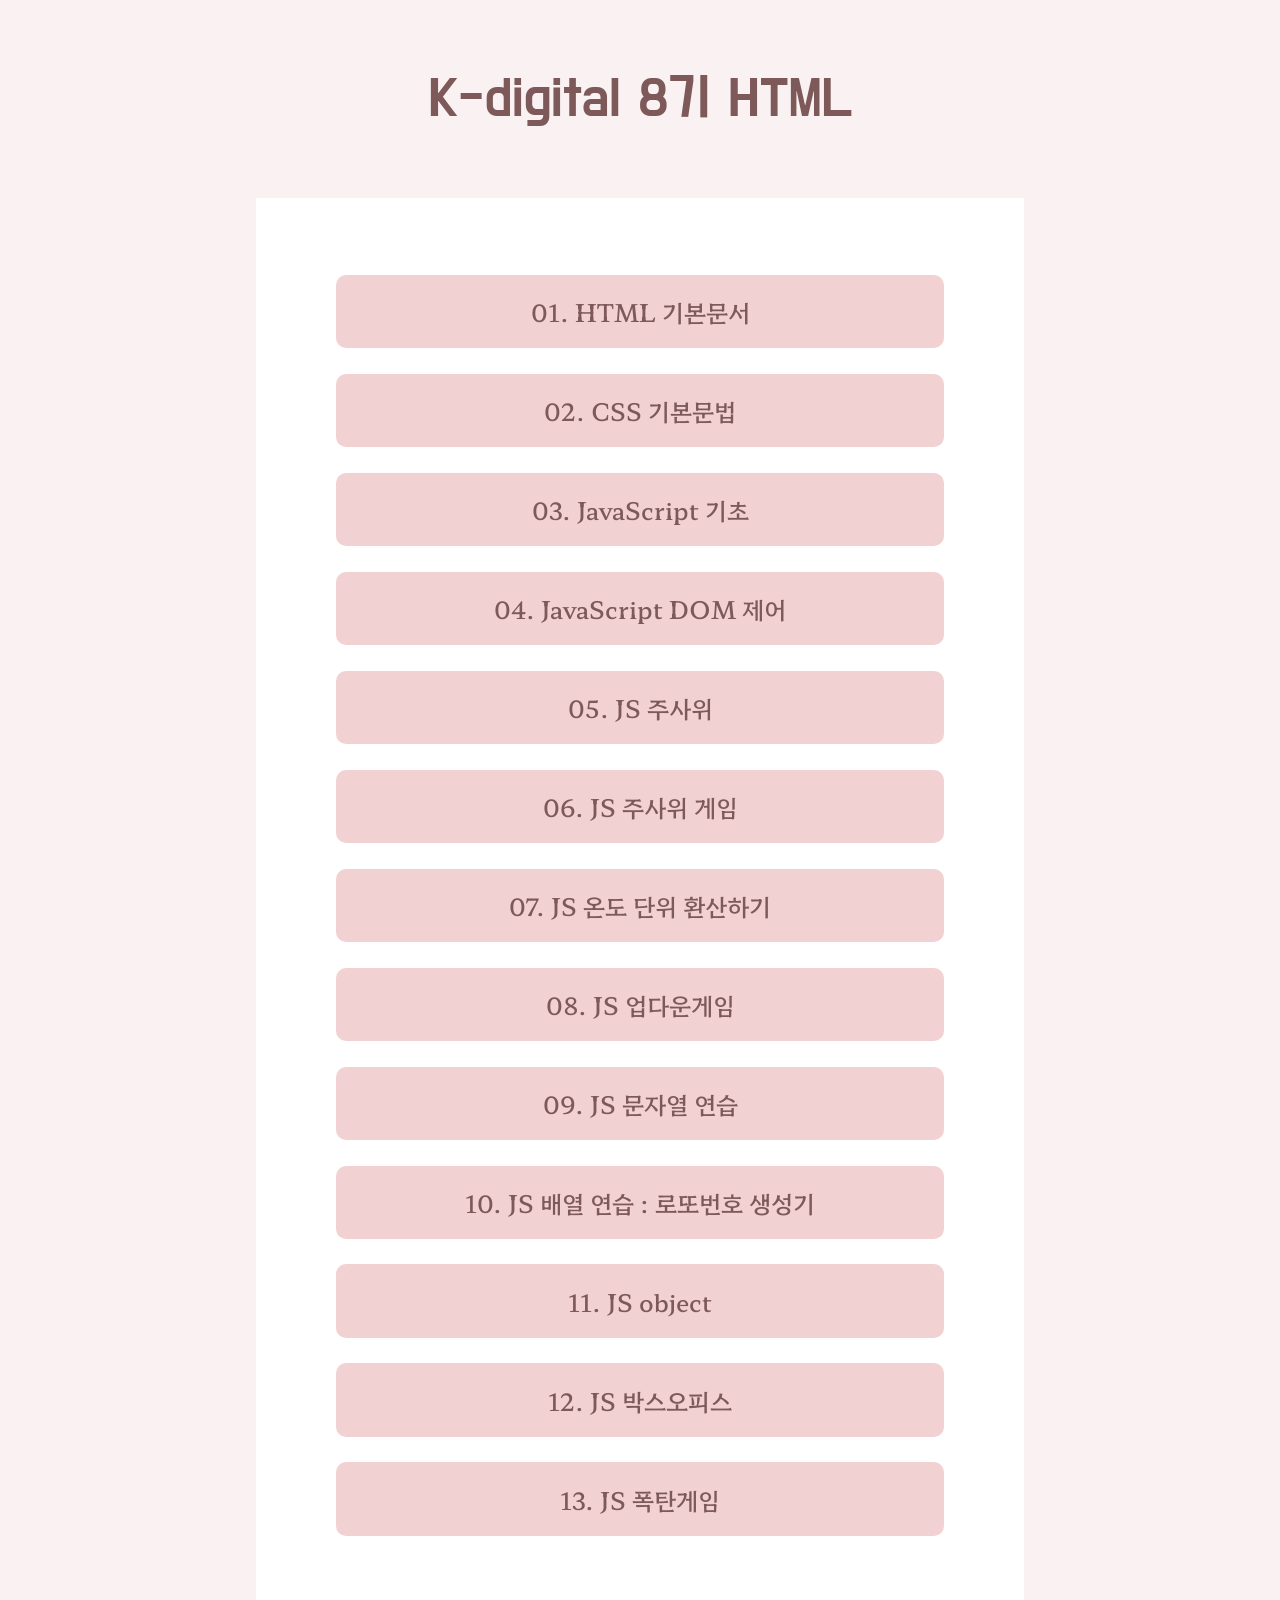
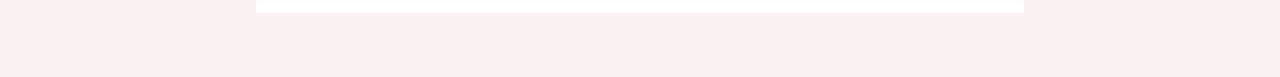
<file: index.html>
<!DOCTYPE html>
<html>
    <head>
        <title>K-digital 8기</title>    
        <link rel="stylesheet" type="text/css" href="./index.css">
        <link rel="preconnect" href="https://fonts.googleapis.com">
        <link rel="preconnect" href="https://fonts.gstatic.com" crossorigin>
        <link href="https://fonts.googleapis.com/css2?family=Do+Hyeon&family=Gowun+Dodum&family=Hahmlet:wght@100..900&family=Noto+Sans+KR:wght@100..900&display=swap" rel="stylesheet">
    </head>
    
    <body>
        <h1>K-digital 8기 HTML</h1>
        <main>
            <ul>
                <li><a href='./01/01.html'>01. HTML 기본문서 </a></li>
                <li><a href='./02/02.html'> 02. CSS 기본문법 </a></li>
                <li><a href='./03/03.html'> 03. JavaScript 기초 </a></li>
                <li><a href='./04/04.html'> 04. JavaScript DOM 제어 </a></li>
                <li><a href='./05/05.html'> 05. JS 주사위</a></li>
                <li><a href='./06/06.html'> 06. JS 주사위 게임 </a></li>
                <li><a href='./07/07.html'> 07. JS 온도 단위 환산하기 </a></li>
                <li><a href='./08/08.html'> 08. JS 업다운게임 </a></li>
                <li><a href='./09/09.html'> 09. JS 문자열 연습 </a></li>
                <li><a href='./10/10.html'> 10. JS 배열 연습 : 로또번호 생성기 </a></li>
                <li><a href='./11/11.html'> 11. JS object </a></li>
                <li><a href='./12/12.html'> 12. JS 박스오피스 </a></li>
                <li><a href='./13/13.html'> 13. JS 폭탄게임 </a></li>
            </ul>
        </main>
        
    </body>
</html>
</file>
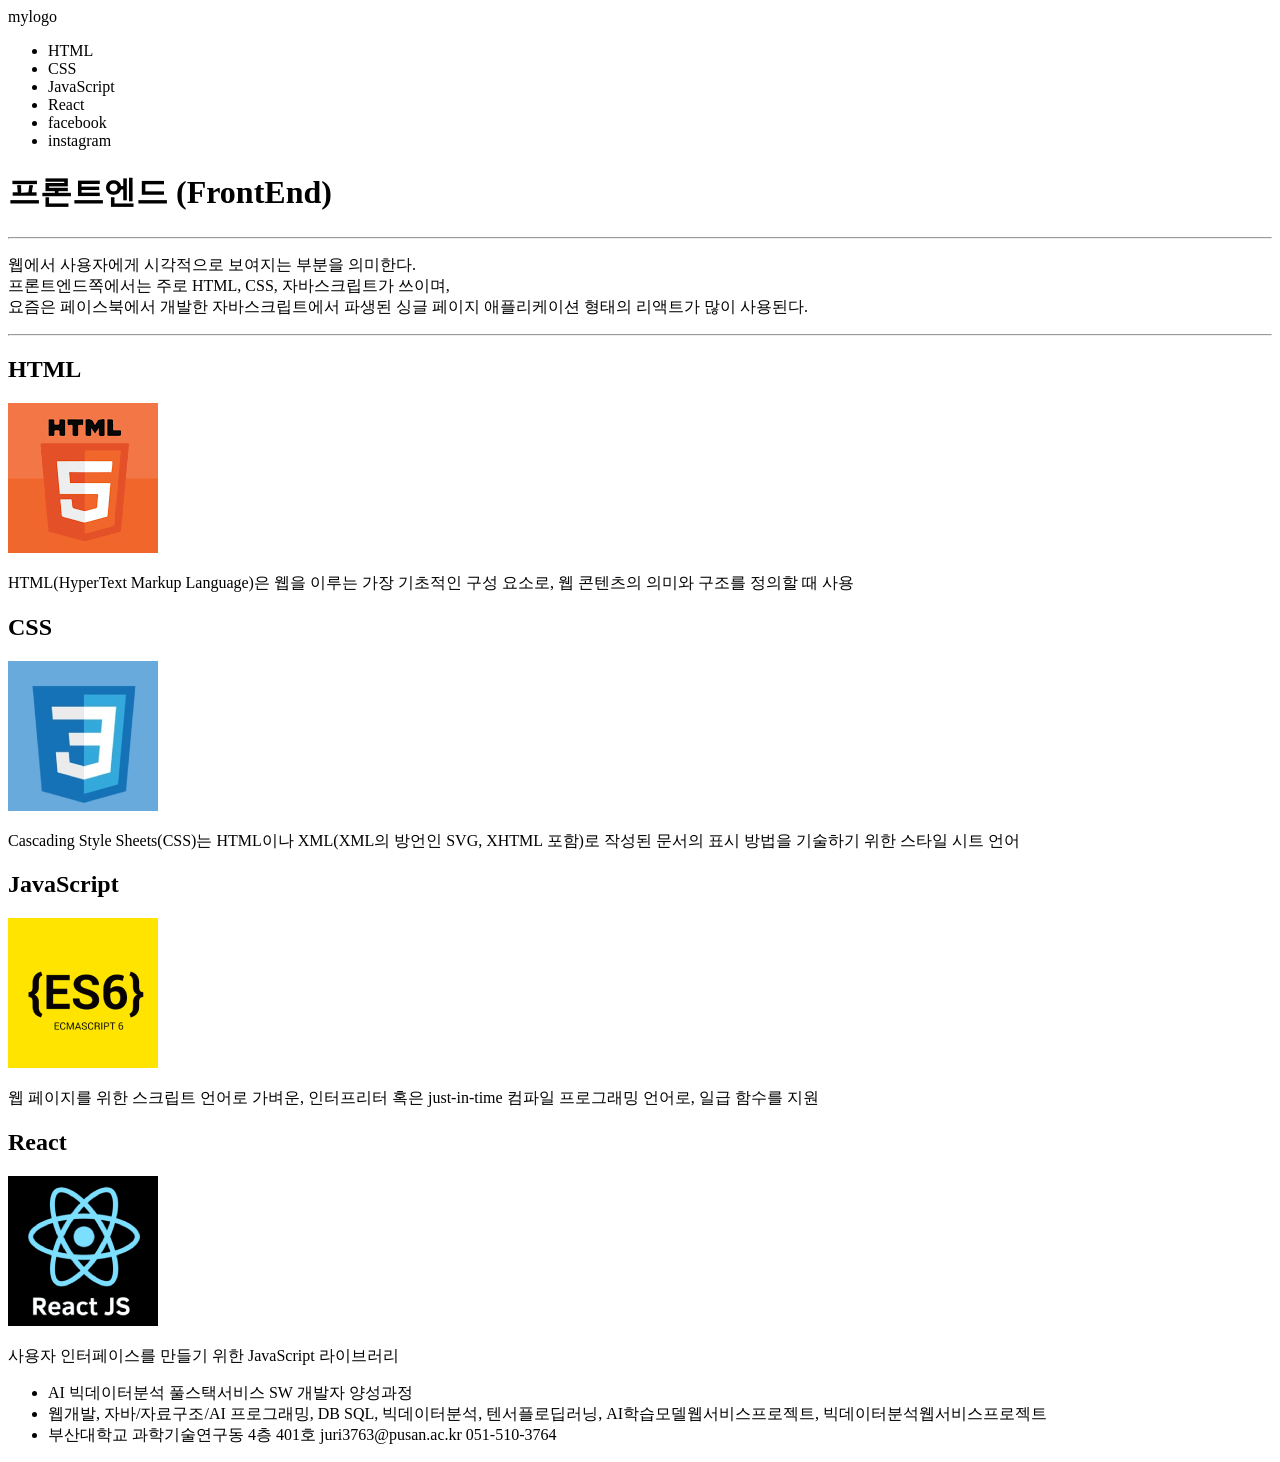
<file: 01/01.html>
<!DOCTYPE html>
<html lang="ko">
    <head>
        <meta charset="UTF-8"> 
        <meta name="viewport" content="width=device-width, initial-scale=1.0">
        <title>HTML 기초</title>
    </head>

    <body>
        <!-- 메뉴영역 -->
        <div> mylogo </div>
        <ul>
            <li>HTML</li>
            <li>CSS</li>
            <li>JavaScript</li>
            <li>React</li>
            <li>facebook </li>
            <li>instagram</li>
        </ul>
        
        <!-- 메인영역 -->
        <h1>
            프론트엔드
            (FrontEnd)
        </h1>
        <hr>
        <p>
        웹에서 사용자에게 시각적으로 보여지는 부분을 의미한다. 
        <br>프론트엔드쪽에서는 주로 <span>HTML, CSS, 자바스크립트</span>가 쓰이며, 
        <br>요즘은 페이스북에서 개발한 자바스크립트에서 파생된 싱글 페이지 애플리케이션 형태의 리액트가 많이 사용된다.
        </p>
        <hr>
        <h2> HTML </h2>
        <div>
            <img src="../img/html.png">
        </div>
        <p>HTML(HyperText Markup Language)은 웹을 이루는 가장 기초적인 구성 요소로, 웹 콘텐츠의 의미와 구조를 정의할 때 사용
        </p>

        <h2>CSS</h2>
        <div>
            <img src="../img/css.png">
        </div>
        <p>Cascading Style Sheets(CSS)는 HTML이나 XML(XML의 방언인 SVG, XHTML 포함)로 작성된 문서의 표시 방법을 기술하기 위한 스타일 시트 언어
        </p>

        <h2>JavaScript</h2>
        <div>
            <img src="../img/js.png">
        </div>
        <p>웹 페이지를 위한 스크립트 언어로 가벼운, 인터프리터 혹은 just-in-time 컴파일 프로그래밍 언어로, 일급 함수를 지원
        </p>

        <h2>React</h2>
        <div>
            <img src="../img/react.png">
        </div>
        <p>사용자 인터페이스를 만들기 위한 JavaScript 라이브러리
        </p>

        <ul>
            <li>AI 빅데이터분석 풀스택서비스 SW 개발자 양성과정</li>
            <li>웹개발, 자바/자료구조/AI 프로그래밍, DB SQL, 빅데이터분석, 텐서플로딥러닝, AI학습모델웹서비스프로젝트, 빅데이터분석웹서비스프로젝트</li>
            <li>부산대학교 과학기술연구동 4층 401호 juri3763@pusan.ac.kr 051-510-3764</li>
        </ul>
    </body>
</html>
</file>
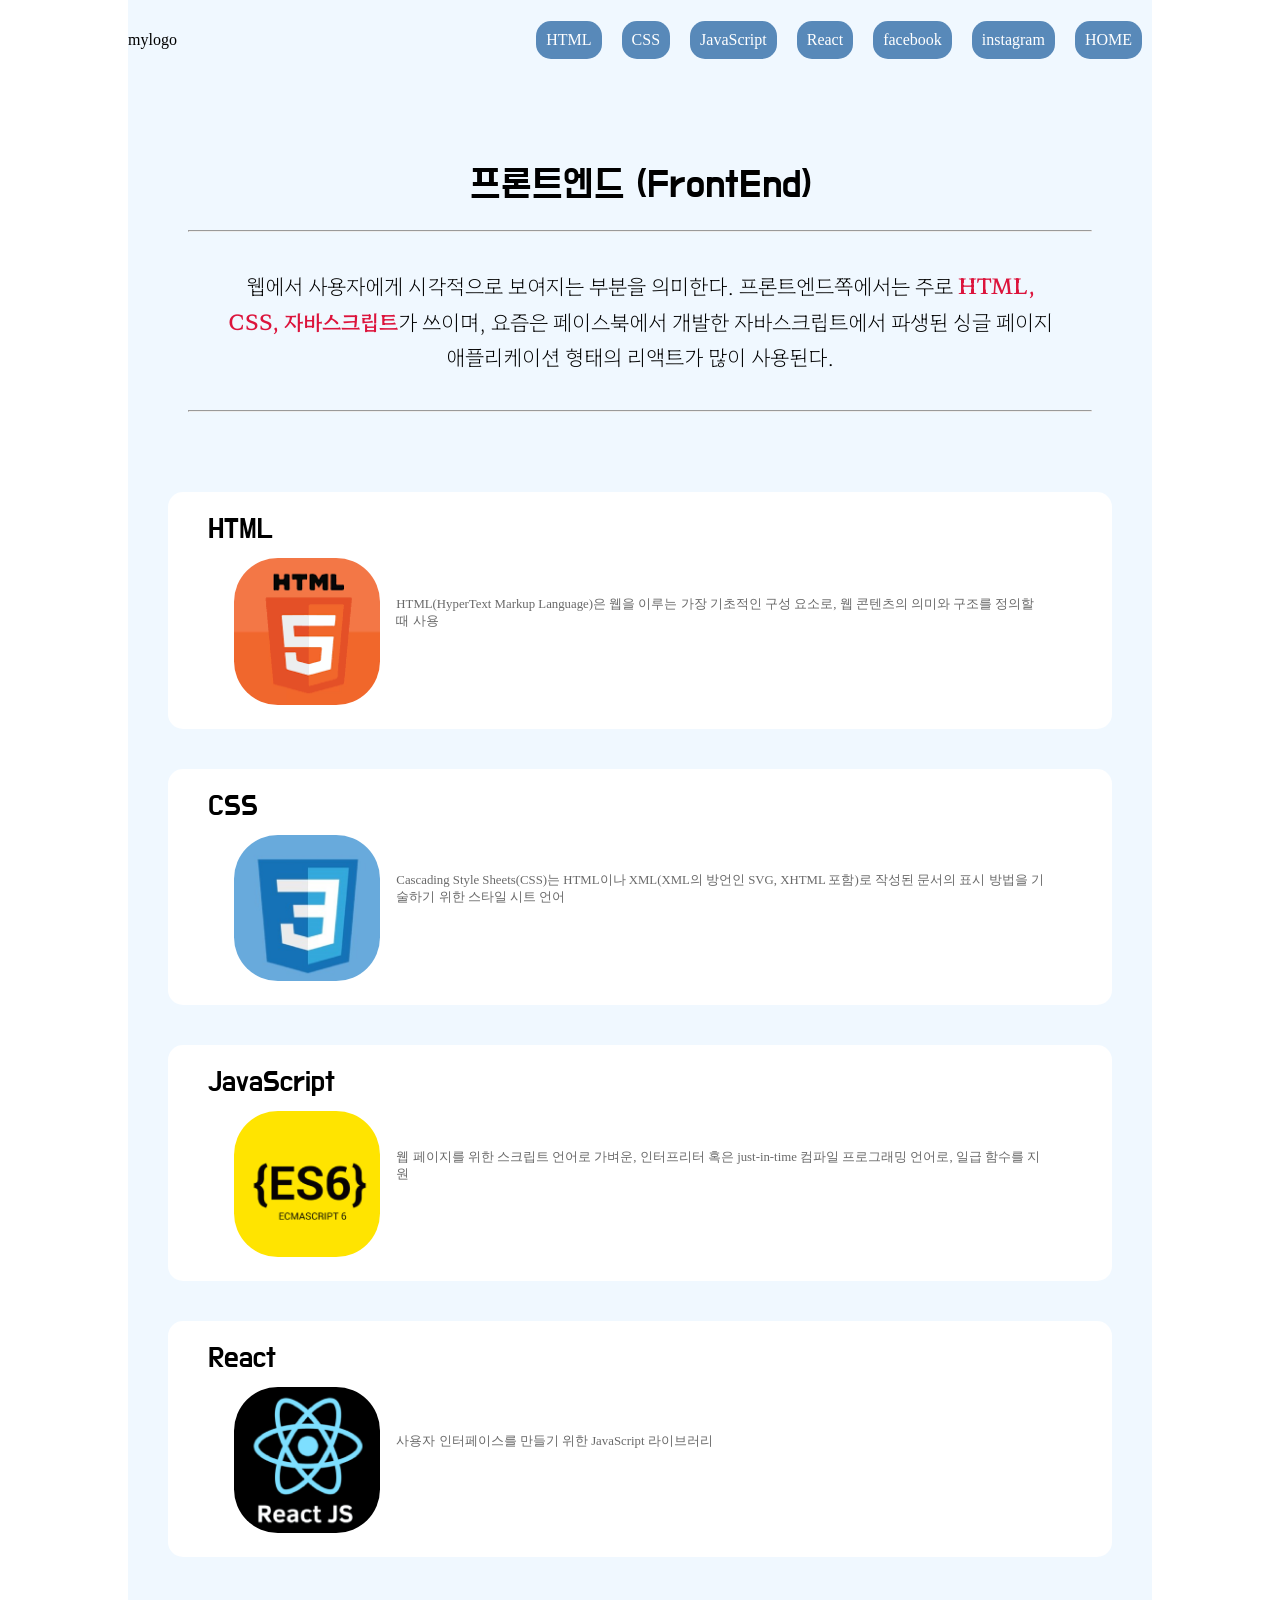
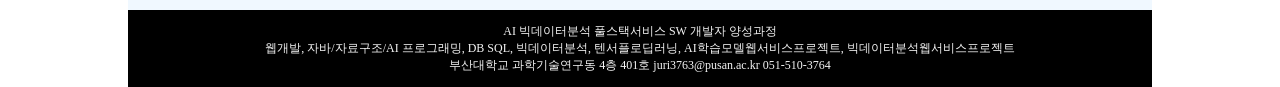
<file: 02/02.html>
<!DOCTYPE html>
<html lang="ko">

<head>
    <meta charset="UTF-8">
    <meta name="viewport" content="width=device-width, initial-scale=1.0">
    <title>CSS 기초</title>
    <link rel="stylesheet" type="text/css" href="./02.css">
    <link rel="preconnect" href="https://fonts.googleapis.com">
    <link rel="preconnect" href="https://fonts.gstatic.com" crossorigin>
    <link href="https://fonts.googleapis.com/css2?family=Do+Hyeon&family=Gowun+Dodum&family=Hahmlet:wght@100..900&family=Noto+Sans+KR:wght@100..900&display=swap" rel="stylesheet">
   
    <!-- style 태그 사용
    <style>
        main{
            background-color: aliceblue;
        }
    </style>
    -->
    
</head>

<body>
    <!-- 메뉴영역 -->
    <!-- 인라인 속성  css 사용-->
    <!-- <header style="background-color: aliceblue;"> -->
    <header>
        <div> mylogo </div>
        <nav>
            <ul id="menu">
                <li class='munuLi'><a href="#h2html">HTML</a></li>
                <li class='munuLi'><a href="#h2css">CSS</a></li>
                <li class='munuLi'><a href="#h2js">JavaScript</a></li>
                <li class='munuLi'><a href="#h2react">React</a></li>
                <li class='munuLi'><a href="https://www.facebook.com/" target="_blank">facebook</a> </li>
                <li class='munuLi'><a href="https://www.instagram.com/" target="_blank">instagram</a></li>
                <li class='munuLi'><a href="../index.html" target="_blank">HOME</a></li>
            </ul>
        </nav>
    </header>

    <!-- 메인영역 -->
    <main>
        <article>
            <h1>
                프론트엔드
                (FrontEnd)
            </h1>
            <hr>
            <p id="artP">
                웹에서 사용자에게 시각적으로 보여지는 부분을 의미한다.
                프론트엔드쪽에서는 주로 <span>HTML, CSS, 자바스크립트</span>가 쓰이며,
                요즘은 페이스북에서 개발한 자바스크립트에서 파생된 싱글 페이지 애플리케이션 형태의 리액트가 많이 사용된다.
            </p>
            <hr>
        </article>

        <section class="s1">
            <h2 id='h2html'> HTML </h2>
            <div class="secDiv">
                <div>
                    <img src="../img/html.png" alt="HTML">
                </div>
                <p>HTML(HyperText Markup Language)은 웹을 이루는 가장 기초적인 구성 요소로, 웹 콘텐츠의 의미와 구조를 정의할 때 사용
                </p>
            </div>
        </section>

        <section class="s2">
            <h2 id='h2css'>CSS</h2>
            <div class="secDiv">
                <div>
                    <img src="../img/css.png" alt="CSS">
                </div>
                <p>Cascading Style Sheets(CSS)는 HTML이나 XML(XML의 방언인 SVG, XHTML 포함)로 작성된 문서의 표시 방법을 기술하기 위한 스타일 시트 언어
                </p>
            </div>
        </section>

        <section class="s1">
            <h2 id='h2js' alt="JavaScript">JavaScript</h2>
            <div class="secDiv">
                <div>
                    <img src="../img/js.png">
                </div>
                <p>웹 페이지를 위한 스크립트 언어로 가벼운, 인터프리터 혹은 just-in-time 컴파일 프로그래밍 언어로, 일급 함수를 지원
                </p>
            </div>
        </section>

        <section class="s2">
            <h2 id='h2react' alt="REACT">React</h2>
            <div class="secDiv">
                <div>
                    <img src="../img/react.png">
                </div>
                <p>사용자 인터페이스를 만들기 위한 JavaScript 라이브러리
                </p>
            </div>
        </section>
    </main>

    <footer>
        <ul>
            <li>AI 빅데이터분석 풀스택서비스 SW 개발자 양성과정</li>
            <li>웹개발, 자바/자료구조/AI 프로그래밍, DB SQL, 빅데이터분석, 텐서플로딥러닝, AI학습모델웹서비스프로젝트, 빅데이터분석웹서비스프로젝트</li>
            <li>부산대학교 과학기술연구동 4층 401호 juri3763@pusan.ac.kr 051-510-3764</li>
        </ul>
    </footer>

</body>

</html>
</file>
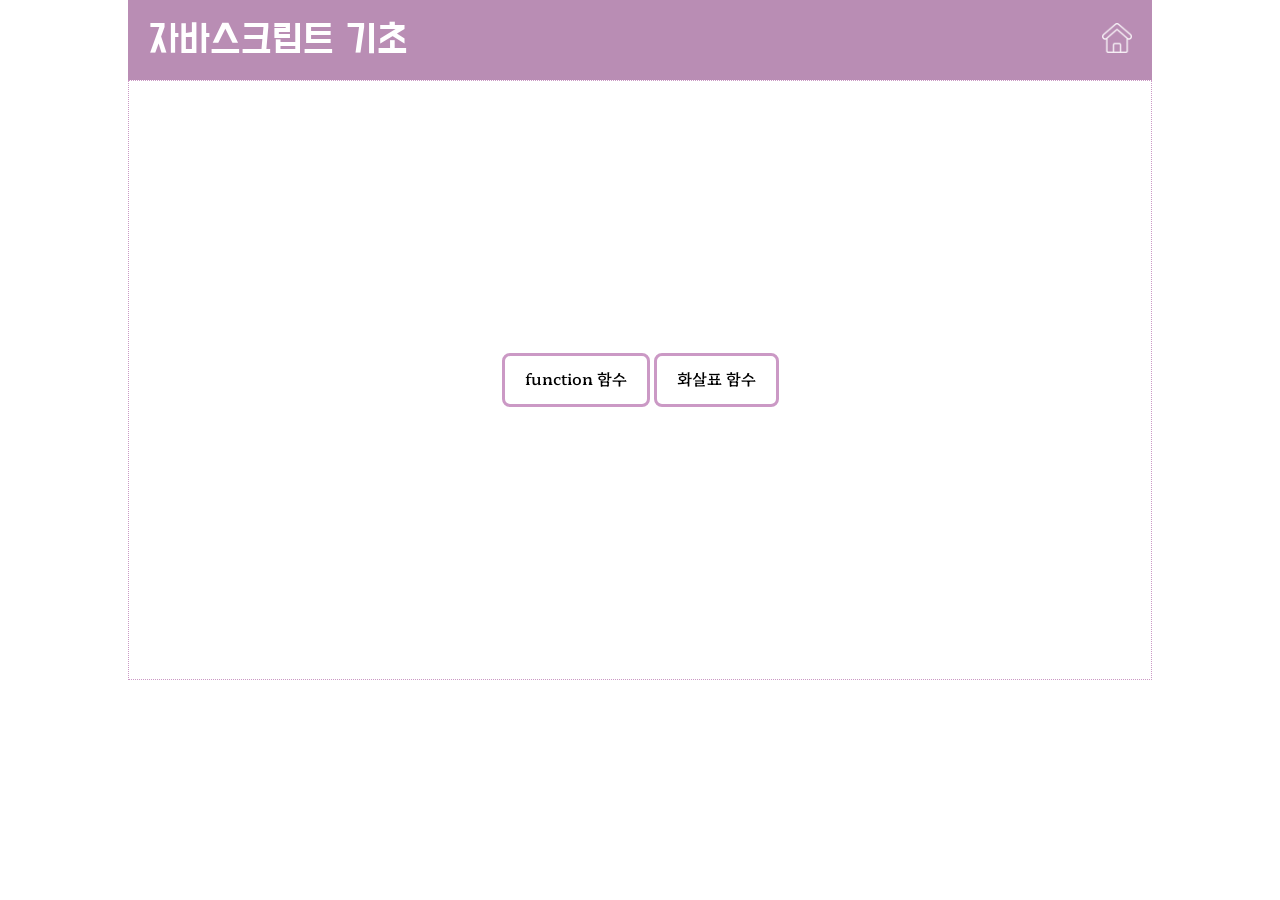
<file: 03/03.html>
<!DOCTYPE html>
<html lang="ko">
<head>
    <meta charset="UTF-8">
    <meta name="viewport" content="width=device-width, initial-scale=1.0">
    <title> JS 기초 </title>
    <link rel="stylesheet" type="text/css" href="../js.css">
    <link rel="preconnect" href="https://fonts.googleapis.com">
    <link rel="preconnect" href="https://fonts.gstatic.com" crossorigin>
    <link href="https://fonts.googleapis.com/css2?family=Do+Hyeon&family=Gowun+Dodum&family=Hahmlet:wght@100..900&family=Noto+Sans+KR:wght@100..900&display=swap" rel="stylesheet">
   
    <!-- 내부 스크립트 작성 방법 -->
    <!-- <script>
        alert("안녕하세요");
    </script> -->

    <!-- 외부 스크립트 작성 방법 -->
    <script src="./03.js"> </script>
</head>

<body>
    <header>
        <h1> 자바스크립트 기초 </h1>
        <a href="../index.html"><img src="../img/home.png" id="home"></a>
    </header>
    
    <main>
        <section>
            <button onclick="handleClick();"> function 함수 </button>
            <button onclick="handleClick2();"> 화살표 함수 </button>
        </section>
    </main>
</body>

</html>
</file>
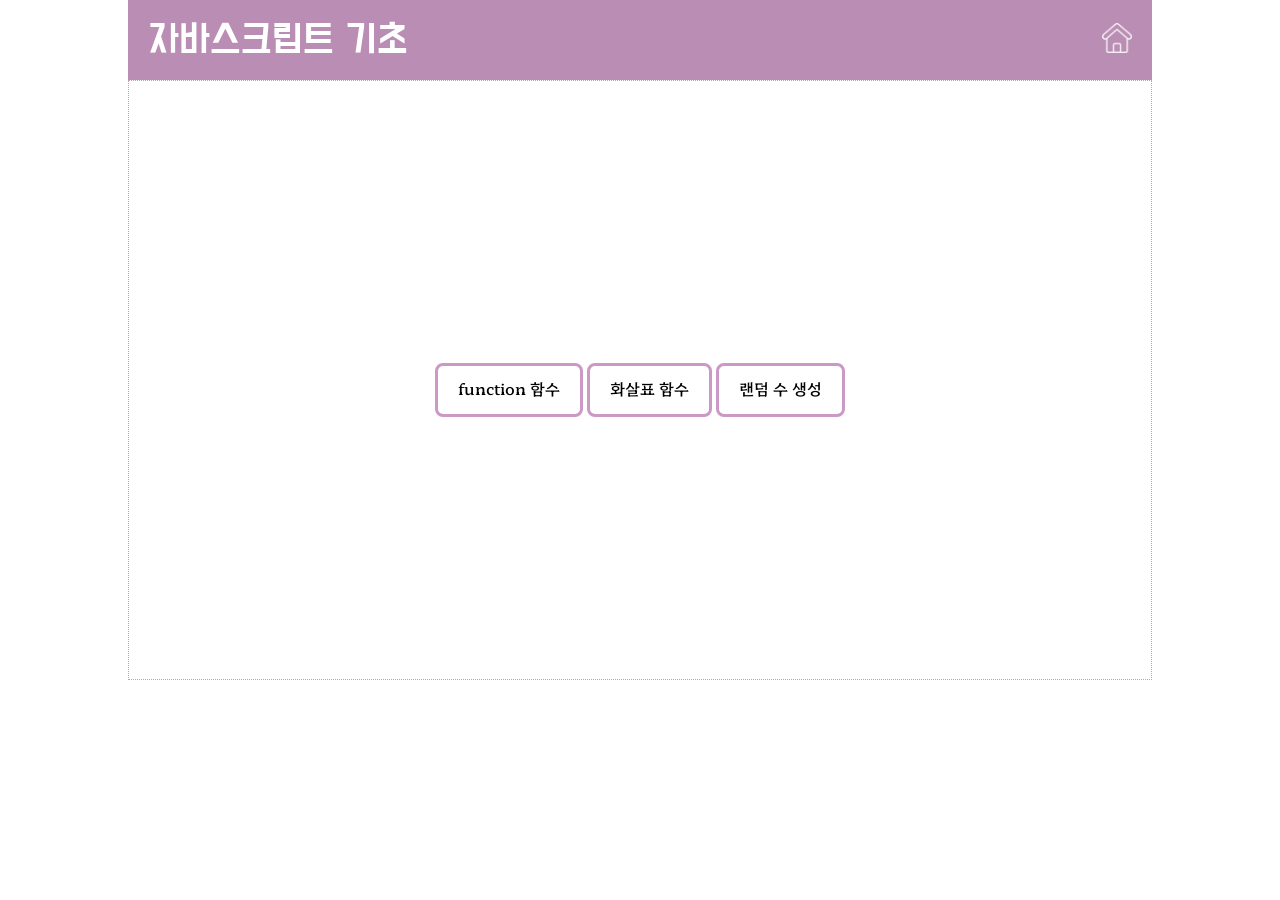
<file: 04/04.html>
<!DOCTYPE html>
<html lang="ko">
<head>
    <meta charset="UTF-8">
    <meta name="viewport" content="width=device-width, initial-scale=1.0">
    <title> JS 기초 </title>
    <link rel="stylesheet" type="text/css" href="../js.css">
    <link rel="stylesheet" type="text/css" href="./04.css">
    <link rel="preconnect" href="https://fonts.googleapis.com">
    <link rel="preconnect" href="https://fonts.gstatic.com" crossorigin>
    <link href="https://fonts.googleapis.com/css2?family=Do+Hyeon&family=Gowun+Dodum&family=Hahmlet:wght@100..900&family=Noto+Sans+KR:wght@100..900&display=swap" rel="stylesheet">
   
    <!-- 내부 스크립트 작성 방법 -->
    <!-- <script>
        alert("안녕하세요");
    </script> -->

    <!-- 외부 스크립트 작성 방법 -->
    <script src="./04.js"> </script>
</head>

<body>
    <header>
        <h1> 자바스크립트 기초 </h1>
        <a href="../index.html"><img src="../img/home.png" id="home"></a>
    </header>
    
    <main>
        <section>
            <div id="msg">

            </div>
        </section>
        <section>
            <button id="bt1"> function 함수 </button>
            <button id="bt2"> 화살표 함수 </button>
            <button id="bt3"> 랜덤 수 생성 </button>

        </section>
    </main>
</body>

</html>
</file>
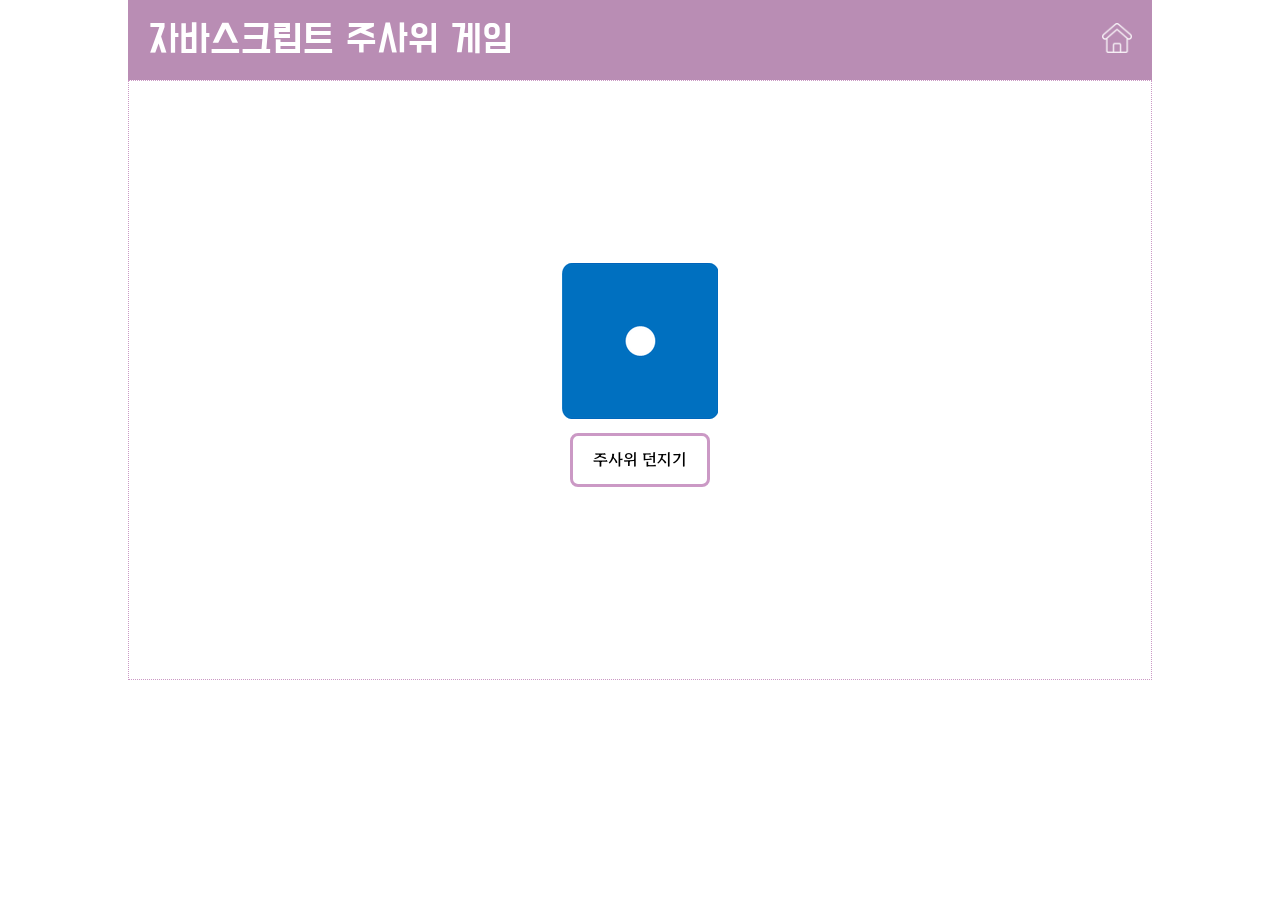
<file: 05/05.html>
<!DOCTYPE html>
<html lang="ko">
<head>
    <meta charset="UTF-8">
    <meta name="viewport" content="width=device-width, initial-scale=1.0">
    <title> JS 기초 </title>
    <link rel="stylesheet" type="text/css" href="../js.css">
    <link rel="preconnect" href="https://fonts.googleapis.com">
    <link rel="preconnect" href="https://fonts.gstatic.com" crossorigin>
    <link href="https://fonts.googleapis.com/css2?family=Do+Hyeon&family=Gowun+Dodum&family=Hahmlet:wght@100..900&family=Noto+Sans+KR:wght@100..900&display=swap" rel="stylesheet">
   
    <!-- 내부 스크립트 작성 방법 -->
    <!-- <script>
        alert("안녕하세요");
    </script> -->

    <!-- 외부 스크립트 작성 방법 -->
    <script src="./05.js"> </script>
</head>

<body>
    <header>
        <h1> 자바스크립트 주사위 게임 </h1>
        <a href="../index.html"><img src="../img/home.png" id="home" ></a>
    </header>
    
    <main>
        <div id="msg">
            <img src="../img/1.png" >
        </div>
        <section>
            <button>주사위 던지기</button>
        </section>
    </main>
</body>

</html>
</file>
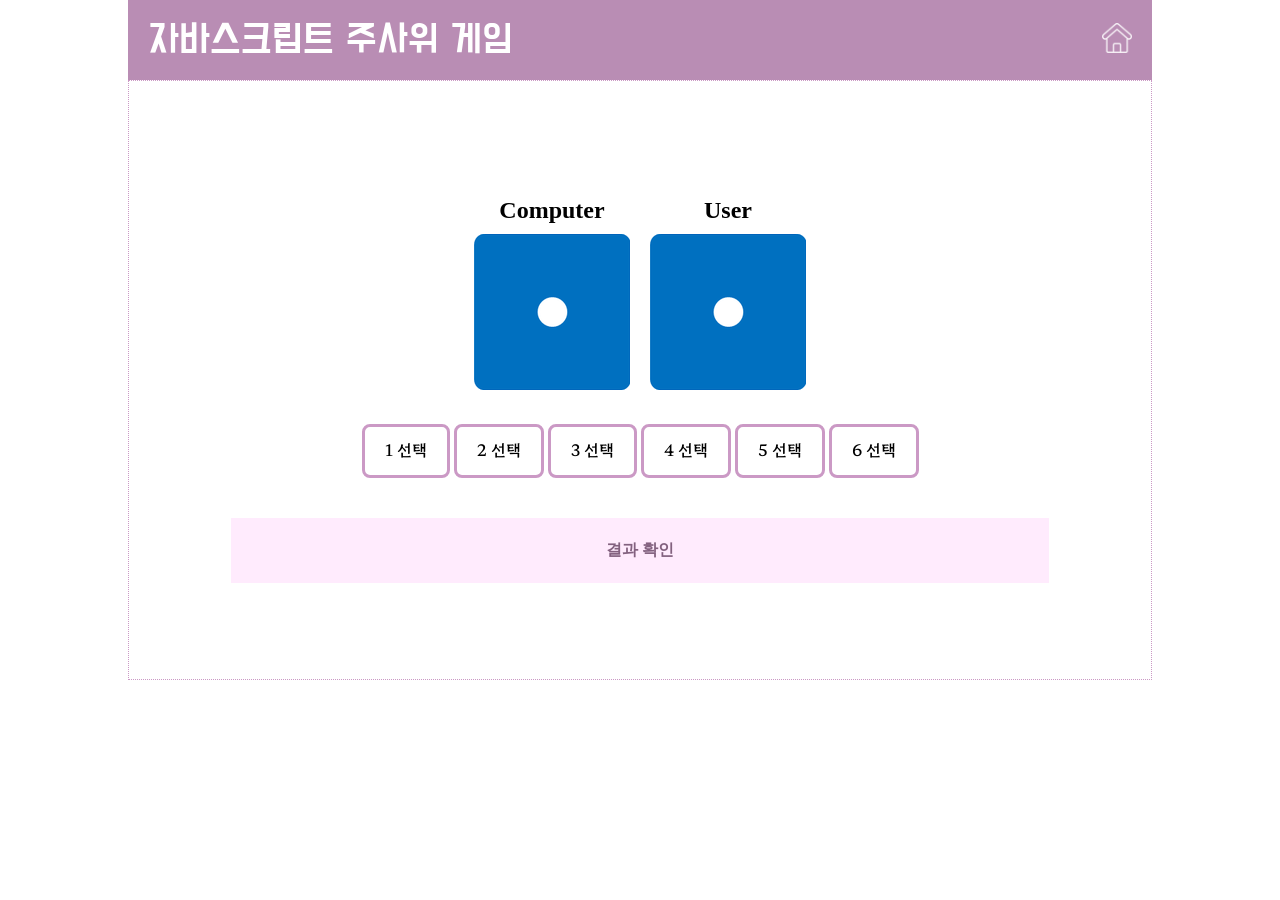
<file: 06/06.html>
<!DOCTYPE html>
<html lang="ko">
<head>
    <meta charset="UTF-8">
    <meta name="viewport" content="width=device-width, initial-scale=1.0">
    <title> JS 기초 </title>
    <link rel="stylesheet" type="text/css" href="../js.css">
    <link rel="stylesheet" type="text/css" href="./06.css">
    <link rel="preconnect" href="https://fonts.googleapis.com">
    <link rel="preconnect" href="https://fonts.gstatic.com" crossorigin>
    <link href="https://fonts.googleapis.com/css2?family=Do+Hyeon&family=Gowun+Dodum&family=Hahmlet:wght@100..900&family=Noto+Sans+KR:wght@100..900&display=swap" rel="stylesheet">
   
    <!-- 내부 스크립트 작성 방법 -->
    <!-- <script>
        alert("안녕하세요");
    </script> -->

    <!-- 외부 스크립트 작성 방법 -->
    <script src="./06.js"> </script>
</head>

<body>
    <header>
        <h1> 자바스크립트 주사위 게임 </h1>
        <a href="../index.html"><img src="../img/home.png" id="home" ></a>
    </header>
    
    <main>
        <section>
            <div id='imgDiv'>
              <div class="dice">
                <h2>Computer</h2>
                <img src='../img/1.png' alt='1' id='com'>
              </div>
              <div class="dice">
                <h2>User</h2>
                <img src='../img/1.png' alt='1' id='user'>
              </div>
            </div>

        </section>

        <section>
            <button class="btn">1 선택</button>
            <button class="btn">2 선택</button>
            <button class="btn">3 선택</button>
            <button class="btn">4 선택</button>
            <button class="btn">5 선택</button>
            <button class="btn">6 선택</button>

        </section>

        <section id="msg">
            결과 확인
            
        </section>
    </main>
    
</body>

</html>
</file>
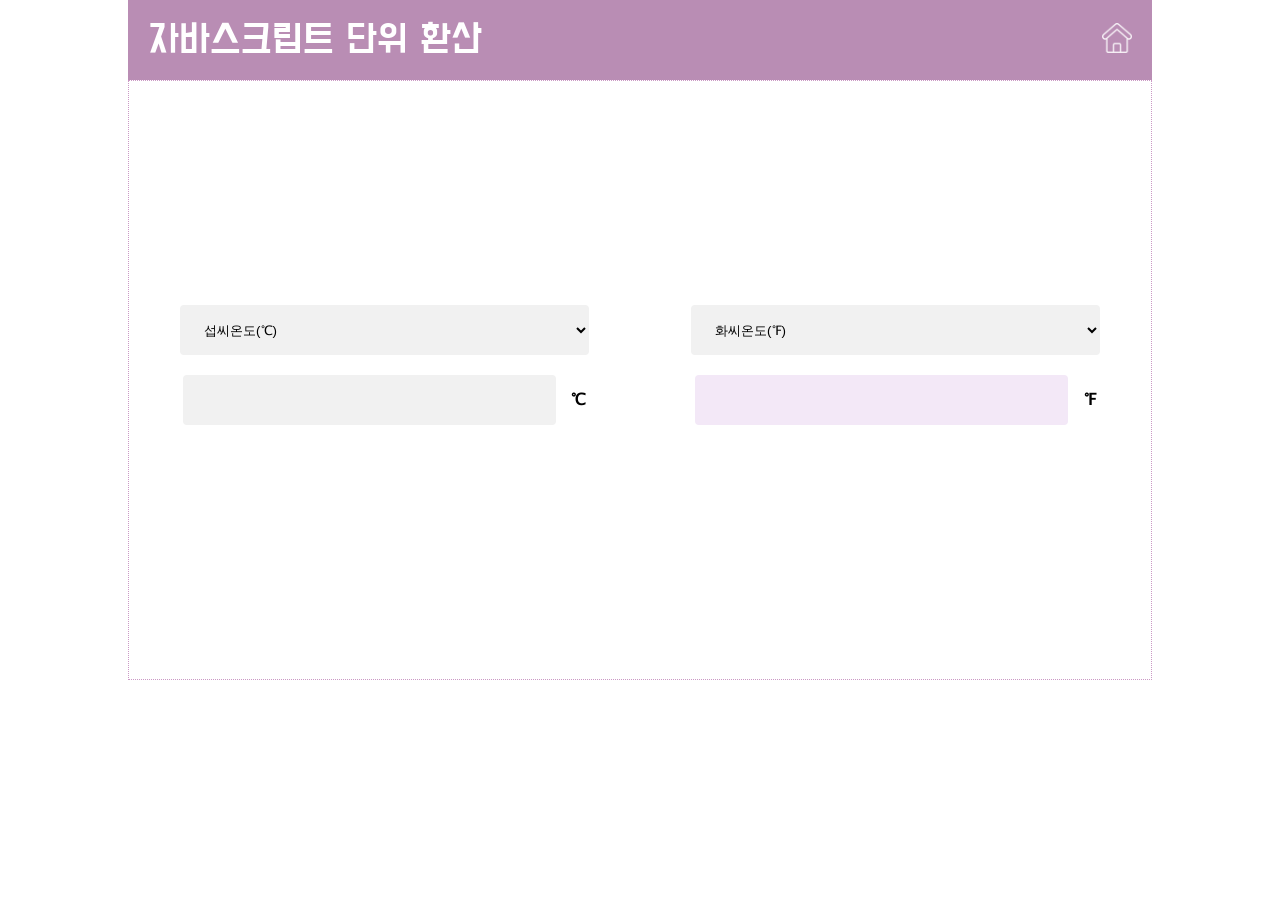
<file: 07/07.html>
<!DOCTYPE html>
<html lang="ko">

<head>
    <meta charset="UTF-8">
    <meta name="viewport" content="width=device-width, initial-scale=1.0">
    <title> JS 단위환산 </title>
    <link rel="stylesheet" type="text/css" href="../js.css">
    <link rel="stylesheet" type="text/css" href="./07.css">
    <link rel="preconnect" href="https://fonts.googleapis.com">
    <link rel="preconnect" href="https://fonts.gstatic.com" crossorigin>
    <link
        href="https://fonts.googleapis.com/css2?family=Do+Hyeon&family=Gowun+Dodum&family=Hahmlet:wght@100..900&family=Noto+Sans+KR:wght@100..900&display=swap"
        rel="stylesheet">

    <!-- 내부 스크립트 작성 방법 -->
    <!-- <script>
        alert("안녕하세요");
    </script> -->

    <!-- 외부 스크립트 작성 방법 -->
    <script src="./07.js"> </script>
</head>

<body>
    <header>
        <h1> 자바스크립트 단위 환산 </h1>
        <a href="../index.html"><img src="../img/home.png" id="home"></a>
    </header>

    <form>
        <main>
            <section class="sec">
                <div class="row">
                    <div class="col">
                        <select id="sel1" name="sel1">
                            <option value="℃" selected>섭씨온도(℃)</option>
                            <option value="℉">화씨온도(℉)</option>
                        </select>
                    </div>
                    <div class="col">
                        <select id="sel2" name="sel2">
                            <option value="℃">섭씨온도(℃)</option>
                            <option value="℉" selected>화씨온도(℉)</option>
                        </select>
                    </div>
                </div>

                <div class="row">
                    <div class="col">
                        <input type="number" id="txt1" name="txt1">
                        <label for="txt1">℃</label>
                    </div>
                    <div class="col">
                        <input type="number" id="txt2" name="txt2" readonly>
                        <label for="txt2">℉</label>
                    </div>
                </div>

            </section>
        </main>
    </form>
</body>

</html>
</file>
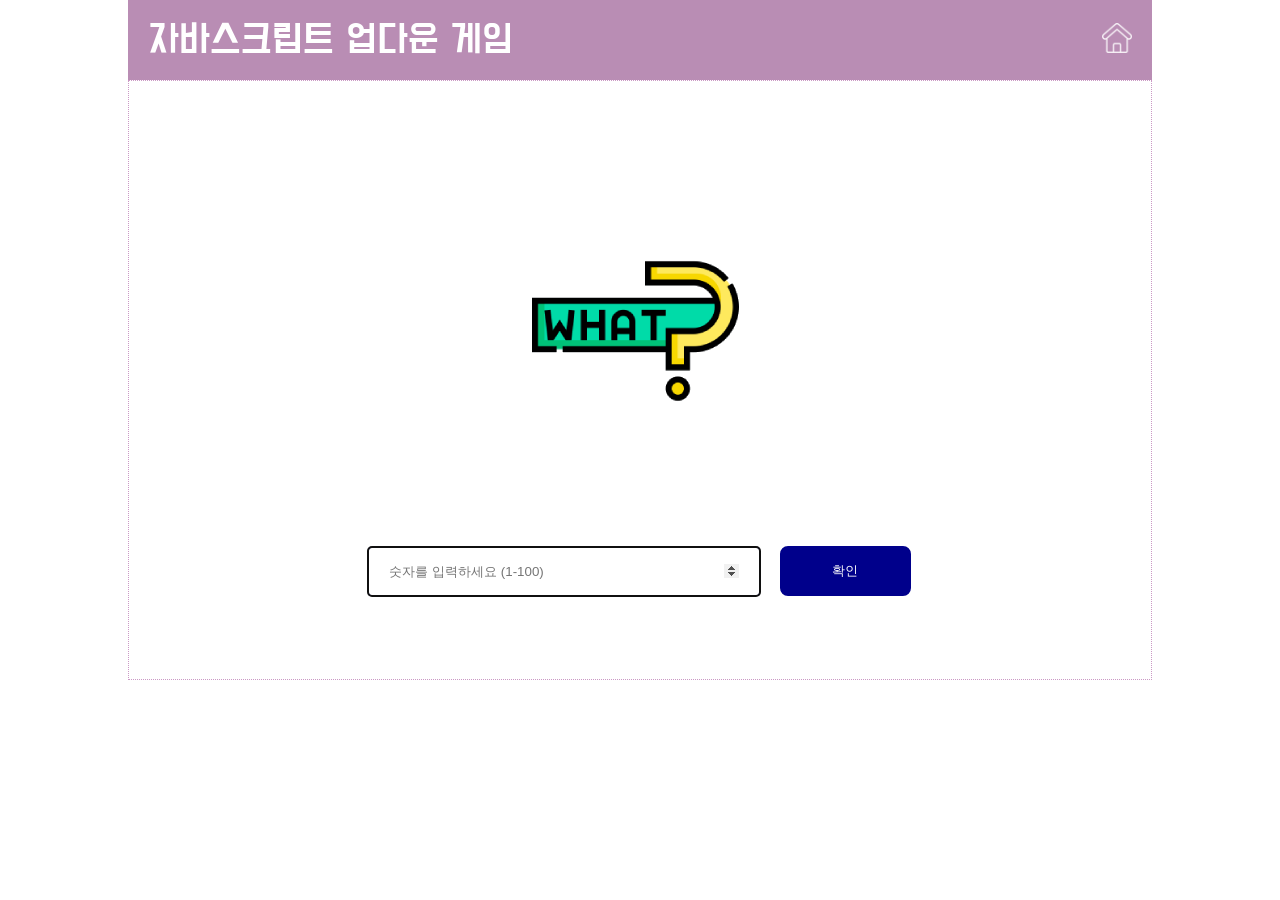
<file: 08/08.html>
<!DOCTYPE html>
<html lang="ko">

<head>
    <meta charset="UTF-8">
    <meta name="viewport" content="width=device-width, initial-scale=1.0">
    <title> JS 업다운 게임 </title>
    <link rel="stylesheet" type="text/css" href="../js.css">
    <link rel="stylesheet" type="text/css" href="./08.css">
    <link rel="preconnect" href="https://fonts.googleapis.com">
    <link rel="preconnect" href="https://fonts.gstatic.com" crossorigin>
    <link
        href="https://fonts.googleapis.com/css2?family=Do+Hyeon&family=Gowun+Dodum&family=Hahmlet:wght@100..900&family=Noto+Sans+KR:wght@100..900&display=swap"
        rel="stylesheet">

    <!-- 외부 스크립트 작성 방법 -->
    <script src="./08.js"> </script>
</head>

<body>
    <header>
        <h1> 자바스크립트 업다운 게임 </h1>
        <a href="../index.html"><img src="../img/home.png" id="home"></a>
    </header>

    <form>
        <main>
            <section class="sec">
                
                <!-- 이미지 div -->
                <div class="imgDiv">
                    <img src="../img/what.png" id="img">
                </div>

                <div class="inputDiv">
                    <div class="col">
                        <input type="number" id="num" name="num" placeholder="숫자를 입력하세요 (1-100)">
                        <!-- <button> 확인 </button> -->
                        <input type="button" id="btn" value="확인">
                    </div>
                </div>

            </section>
        </main>
    </form>
</body>

</html>
</file>
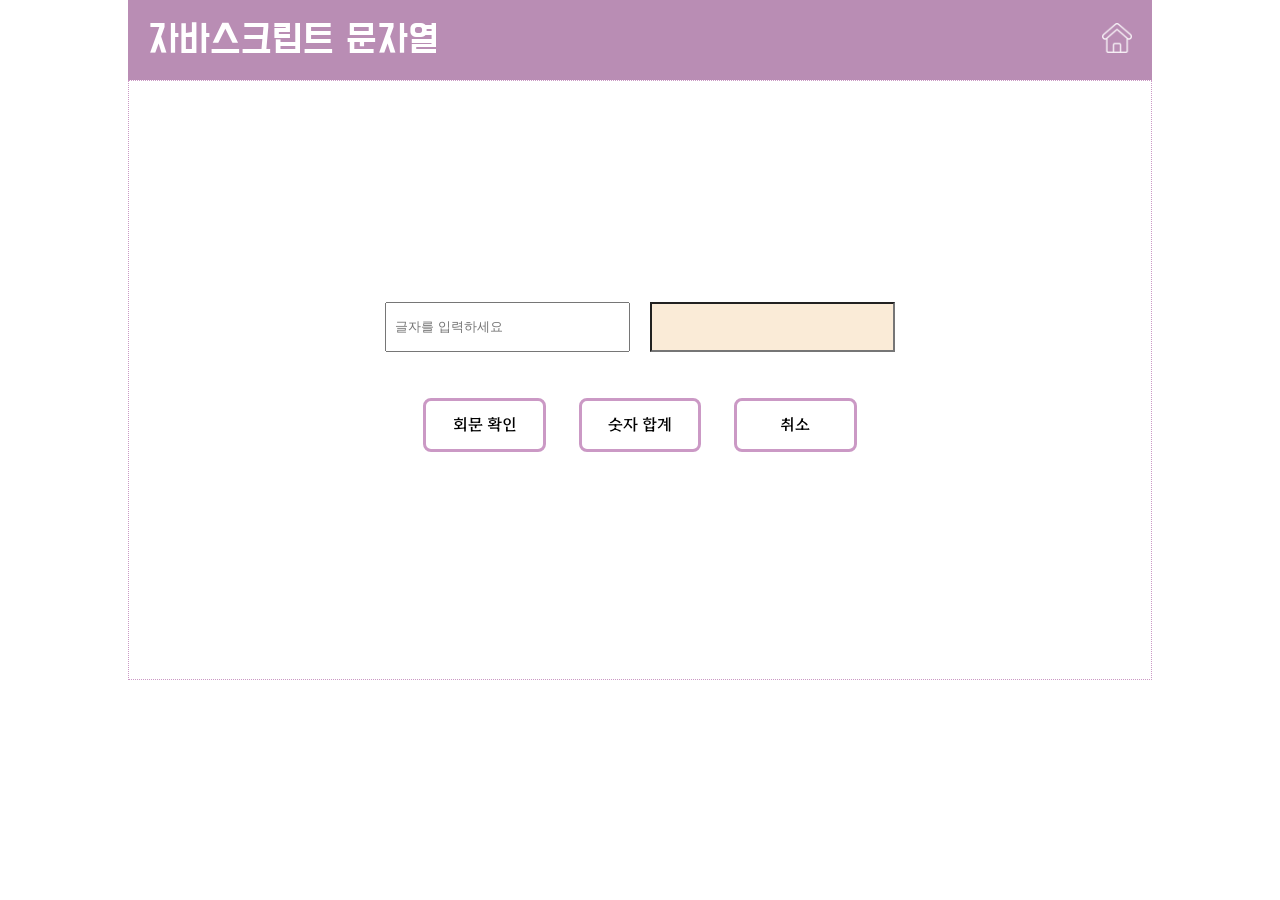
<file: 09/09.html>
<!DOCTYPE html>
<html lang="ko">

<head>
    <meta charset="UTF-8">
    <meta name="viewport" content="width=device-width, initial-scale=1.0">
    <title> 자바스크립트 문자열 </title>
    <link rel="stylesheet" type="text/css" href="../js.css">
    <link rel="stylesheet" type="text/css" href="./09.css">
    <link rel="preconnect" href="https://fonts.googleapis.com">
    <link rel="preconnect" href="https://fonts.gstatic.com" crossorigin>
    <link
        href="https://fonts.googleapis.com/css2?family=Do+Hyeon&family=Gowun+Dodum&family=Hahmlet:wght@100..900&family=Noto+Sans+KR:wght@100..900&display=swap"
        rel="stylesheet">

    <!-- 외부 스크립트 작성 방법 -->
    <script src="./09.js"> </script>
</head>

<body>
    <header>
        <h1> 자바스크립트 문자열 </h1>
        <a href="../index.html"><img src="../img/home.png" id="home"></a>
    </header>

    <form>
        <main>
            <section class="sec">
                <input type="text" id="txt1" name="txt1" placeholder="글자를 입력하세요" />
                <input type="text" id="txt2" name="txt2" readonly/>
            </section>
            <section class="sec">
                <button id="bt1">회문 확인</button>
                <button id="bt2">숫자 합계</button>
                <button type="reset">취소</button>
            </section>
            
        </main>
    </form>
</body>

</html>
</file>
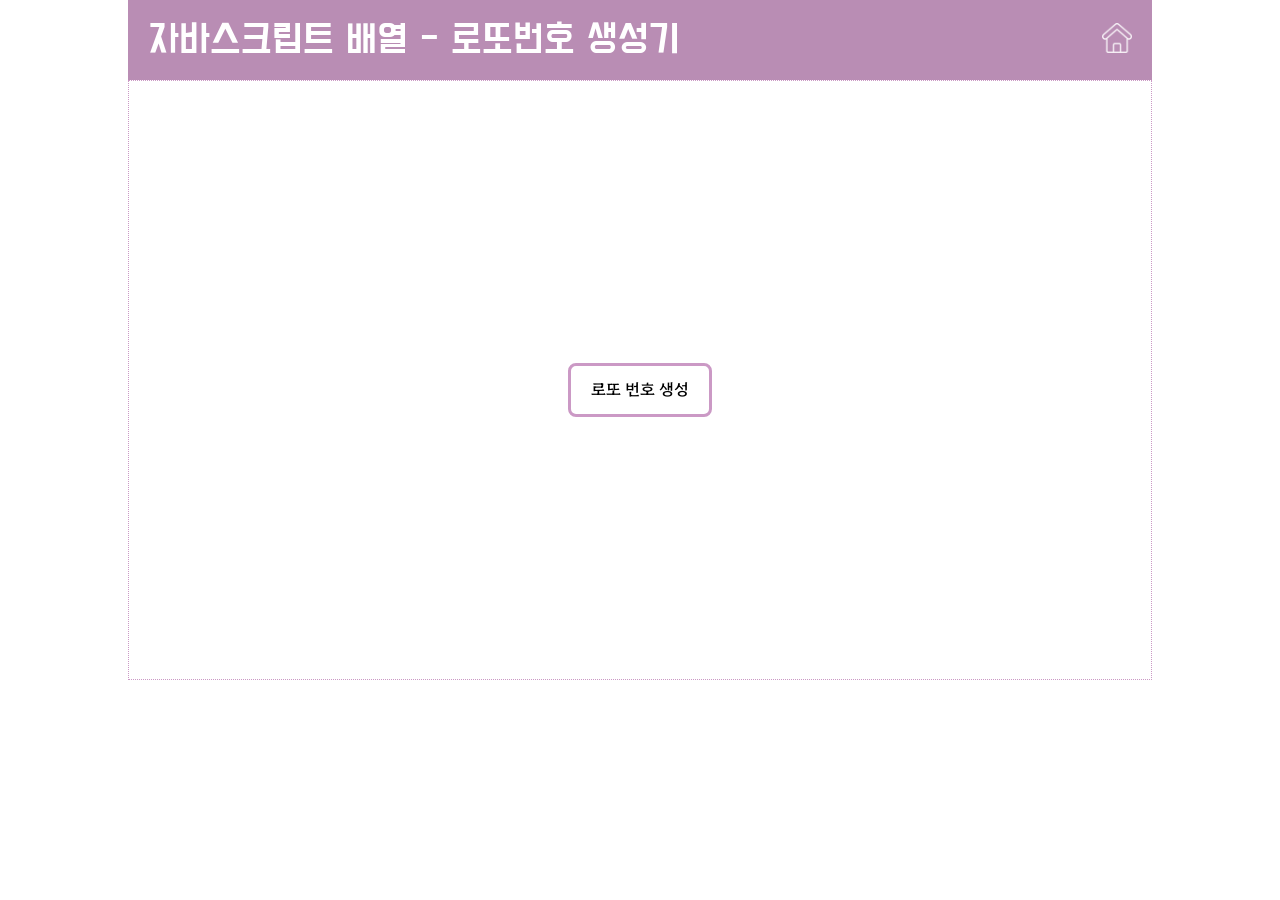
<file: 10/10.html>
<!DOCTYPE html>
<html lang="ko">

<head>
    <meta charset="UTF-8">
    <meta name="viewport" content="width=device-width, initial-scale=1.0">
    <title> 자바스크립트 문자열 </title>
    <link rel="stylesheet" type="text/css" href="../js.css">
    <link rel="stylesheet" type="text/css" href="./10.css">
    <link rel="preconnect" href="https://fonts.googleapis.com">
    <link rel="preconnect" href="https://fonts.gstatic.com" crossorigin>
    <link
        href="https://fonts.googleapis.com/css2?family=Do+Hyeon&family=Gowun+Dodum&family=Hahmlet:wght@100..900&family=Noto+Sans+KR:wght@100..900&display=swap"
        rel="stylesheet">

    <!-- 외부 스크립트 작성 방법 -->
    <script src="./10.js"> </script>
</head>

<body>
    <header>
        <h1> 자바스크립트 배열 - 로또번호 생성기 </h1>
        <a href="../index.html"><img src="../img/home.png" id="home"></a>
    </header>

    <form>
        <main>
            <section class="sec">
                <div class="div1">
                    <div class="divSpan" id="divNum">
                        <span class='sp0'>1</span>
                        <span class='sp1'>11</span>
                        <span class='sp2'>21</span>
                        <span class='sp3'>31</span>
                        <span class='sp4'>41</span>
                        <span class='sp0'>1</span>
                    </div>
                    <div class="divTxt">
                        당첨번호
                    </div>

                </div>
                <div class="divplus">
                    <span>+</span>
                </div>
                <div class="div1">
                    <div class="divSpan" id="divBonus">
                        <span class='sp1'>16</span>
                    </div>
                    <div class="divTxt">
                        보너스
                    </div>
                    
                    
                </div>
            </section>
            <section class="sec">
                <button id="makeNum">로또 번호 생성</button>
            </section>
        </main>
    </form>
</body>

</html>
</file>
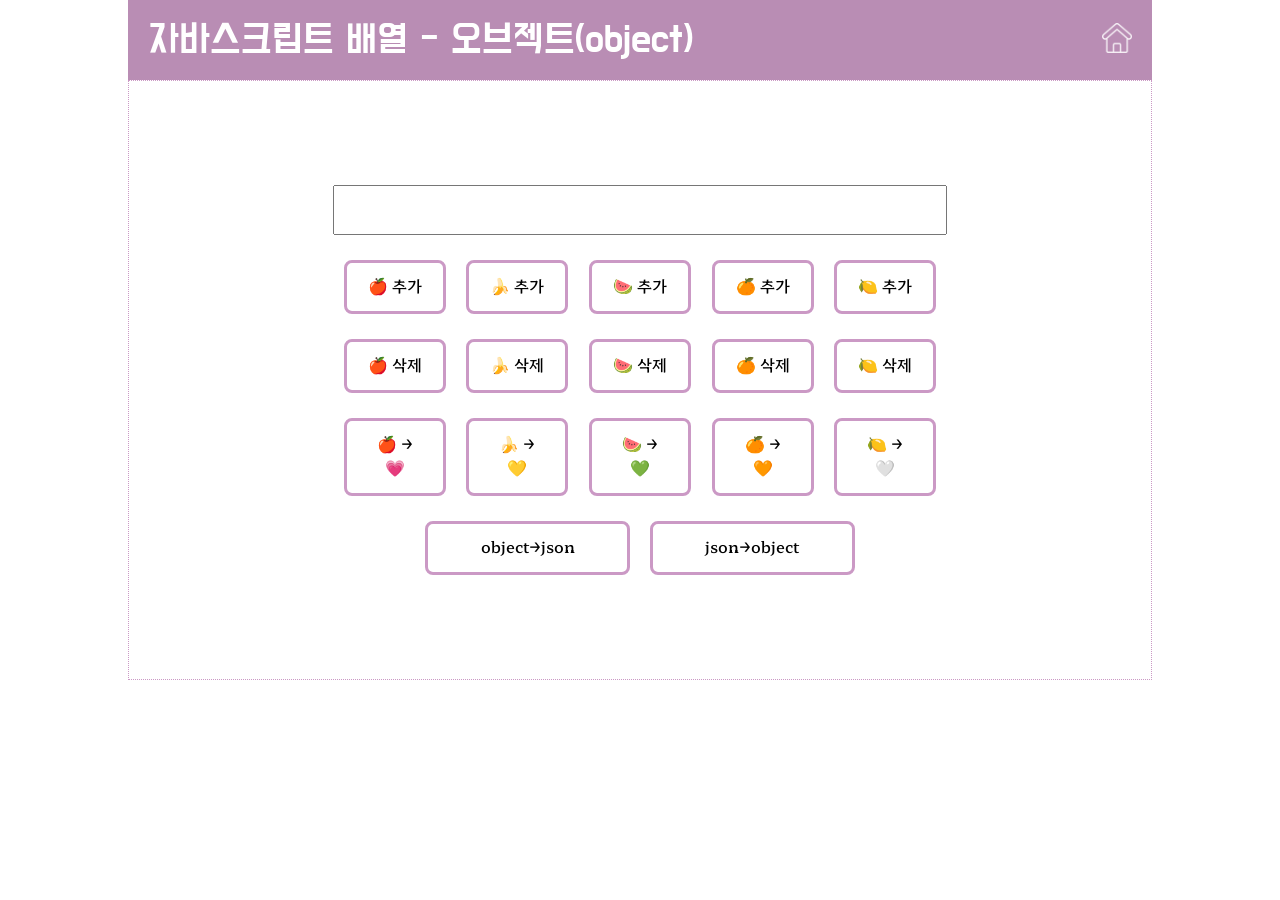
<file: 11/11.html>
<!DOCTYPE html>
<html lang="ko">

<head>
    <meta charset="UTF-8">
    <meta name="viewport" content="width=device-width, initial-scale=1.0">
    <title> 자바스크립트 문자열 </title>
    <link rel="stylesheet" type="text/css" href="../js.css">
    <link rel="stylesheet" type="text/css" href="./11.css">
    <link rel="preconnect" href="https://fonts.googleapis.com">
    <link rel="preconnect" href="https://fonts.gstatic.com" crossorigin>
    <link
        href="https://fonts.googleapis.com/css2?family=Do+Hyeon&family=Gowun+Dodum&family=Hahmlet:wght@100..900&family=Noto+Sans+KR:wght@100..900&display=swap"
        rel="stylesheet">

    <!-- 외부 스크립트 작성 방법 -->
    <script src="./11.js"> </script>
</head>

<body>
    <header>
        <h1> 자바스크립트 배열 - 오브젝트(object) </h1>
        <a href="../index.html"><img src="../img/home.png" id="home"></a>
    </header>

    <form>
        <main>
            <section class="sec">
                <input type="text" id="txt1" name="txt1" />
            </section>
                
            <section class="sec">
                <button class="secBt1">🍎 추가</button>
                <button class="secBt1">🍌 추가</button>
                <button class="secBt1">🍉 추가</button>
                <button class="secBt1">🍊 추가</button>
                <button class="secBt1">🍋 추가</button>
            </section>

            <section class="sec">
                <button class="secBt2">🍎 삭제</button>
                <button class="secBt2">🍌 삭제</button>
                <button class="secBt2">🍉 삭제</button>
                <button class="secBt2">🍊 삭제</button>
                <button class="secBt2">🍋 삭제</button>
            </section>

            <section class="sec">
                <button class="secBt3">🍎 → 💗</button>
                <button class="secBt3">🍌 → 💛</button>
                <button class="secBt3">🍉 → 💚</button>
                <button class="secBt3">🍊 → 🧡</button>
                <button class="secBt3">🍋 → 🤍</button>
            </section>

            <section class="sec">
                <button id="secBt4_1">object→json</button>
                <button id="secBt4_2">json→object</button>
            </section>



        </main>
    </form>
</body>

</html>
</file>
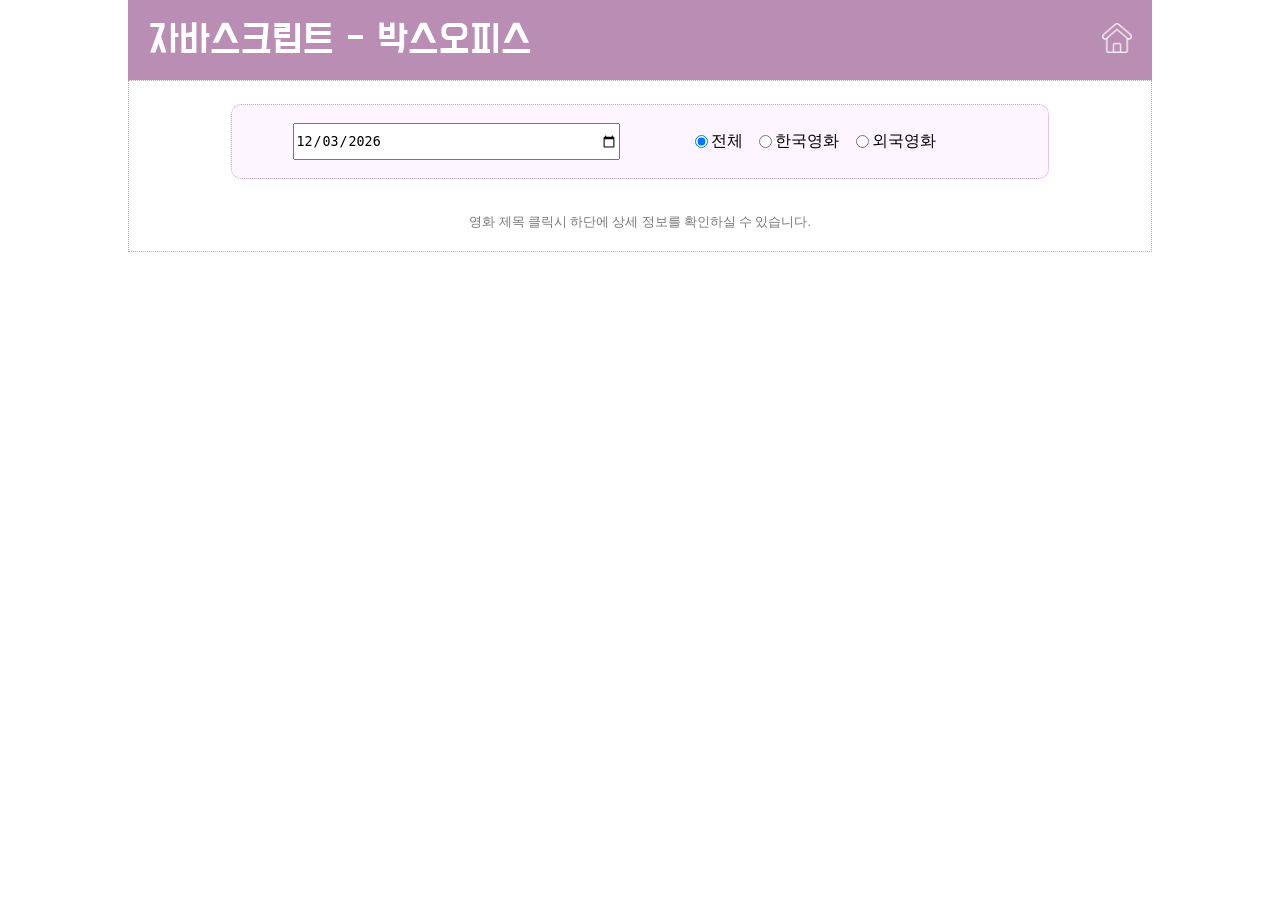
<file: 12/12.html>
<!DOCTYPE html>
<html lang="ko">

<head>
    <meta charset="UTF-8">
    <meta name="viewport" content="width=device-width, initial-scale=1.0">
    <meta property="og:title" content="Boxoffice">
    <meta property="og:description" content="은빈이가 알려주는 영화 정보">
    <meta property="og:image" content="../img/boxoffice.jpg">
    <title> 자바스크립트 박스오피스 </title>
    <link rel="stylesheet" type="text/css" href="../js.css">
    <link rel="stylesheet" type="text/css" href="./12.css">
    <link rel="preconnect" href="https://fonts.googleapis.com">
    <link rel="preconnect" href="https://fonts.gstatic.com" crossorigin>
    <link
        href="https://fonts.googleapis.com/css2?family=Do+Hyeon&family=Gowun+Dodum&family=Hahmlet:wght@100..900&family=Noto+Sans+KR:wght@100..900&display=swap"
        rel="stylesheet">

    <!-- 외부 스크립트 작성 방법 -->
    <script src="./12.js"> </script>
</head>

<body>
    <header>
        <h1> 자바스크립트 - 박스오피스 </h1>
        <a href="../index.html"><img src="../img/home.png" id="home"></a>
    </header>

    <form>
        <main id="boxofficeMain">
            <section class="sec">
                <div class="divDt">
                    <input type="date" id="dt" name="dt" />
                    <fieldset>
                        <input type="radio" id="r1" name="nation" value="default" checked="checked">
                        <label for="r1"> 전체 </label>
                        <input type="radio" id="r2" name="nation" value="K">
                        <label for="r2"> 한국영화 </label>
                        <input type="radio" id="r3" name="nation" value="F">
                        <label for="r3"> 외국영화 </label>
                    </fieldset>
                    
                </div>
                
                
            </section>

            <section class="sec">
                <ul>
                    <!-- <li class="mvli">
                        <span class="rank"> 1 </span>
                        <span class="movieNM">미션임파서블:고스트프로토콜</span>
                        <sapn class="openDt">2020-01-01</span>
                        <span class="rankInten"> -1 </span>
                    </li> -->
                    
                </ul>
                <div class="moreinfo">
                    영화 제목 클릭시 하단에 상세 정보를 확인하실 수 있습니다.
                </div>

                
            </section>

        </main>

        <footer id="mvfooter">
            <div id="mvinfo">
                <div id="mvinfo2">
                    
                </div>
            </div>
        </footer>

    </form>
</body>

</html>
</file>
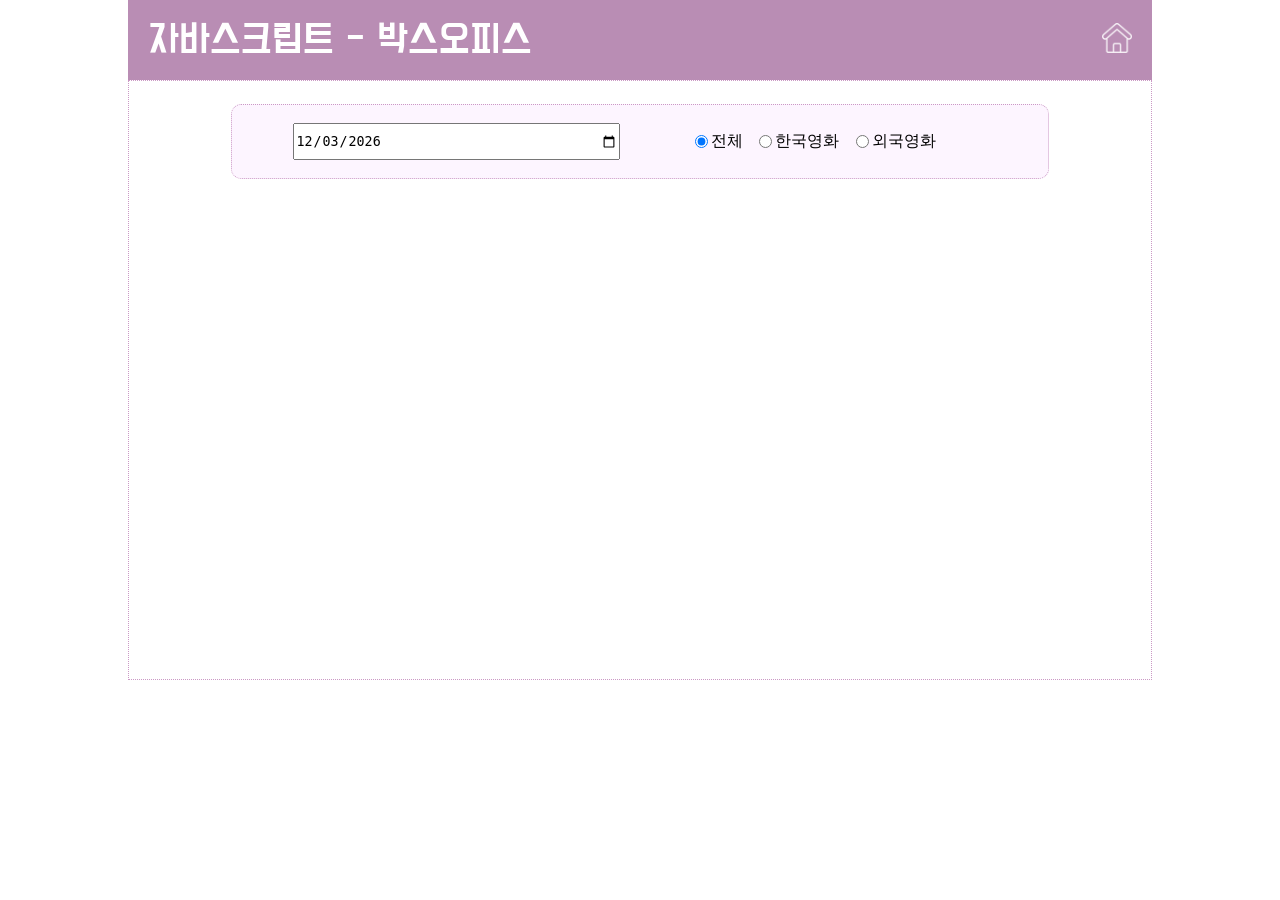
<file: 12/12_radio.html>
<!DOCTYPE html>
<html lang="ko">

<head>
    <meta charset="UTF-8">
    <meta name="viewport" content="width=device-width, initial-scale=1.0">
    <title> 자바스크립트 박스오피스 </title>
    <link rel="stylesheet" type="text/css" href="../js.css">
    <link rel="stylesheet" type="text/css" href="./12_radio.css">
    <link rel="preconnect" href="https://fonts.googleapis.com">
    <link rel="preconnect" href="https://fonts.gstatic.com" crossorigin>
    <link
        href="https://fonts.googleapis.com/css2?family=Do+Hyeon&family=Gowun+Dodum&family=Hahmlet:wght@100..900&family=Noto+Sans+KR:wght@100..900&display=swap"
        rel="stylesheet">

    <!-- 외부 스크립트 작성 방법 -->
    <script src="./12_radio.js"> </script>
</head>

<body>
    <header>
        <h1> 자바스크립트 - 박스오피스 </h1>
        <a href="../index.html"><img src="../img/home.png" id="home"></a>
    </header>

    <form>
        <main id="boxofficeMain">
            <section class="sec">
                <div class="divDt">
                    <input type="date" id="dt" name="dt" />
                    <fieldset>
                        <input type="radio" id="r1" name="nation" value="default" checked="checked">
                        <label for="r1"> 전체 </label>
                        <input type="radio" id="r2" name="nation" value="K">
                        <label for="r2"> 한국영화 </label>
                        <input type="radio" id="r3" name="nation" value="F">
                        <label for="r3"> 외국영화 </label>
                    </fieldset>
                    
                </div>
                
                
            </section>

            <section class="sec">
                <ul>
                    <!-- <li class="mvli">
                        <span class="rank"> 1 </span>
                        <span class="movieNM">미션임파서블:고스트프로토콜</span>
                        <sapn class="openDt">2020-01-01</span>
                        <span class="rankInten"> -1 </span>
                    </li> -->
                    
                </ul>
            </section>


        </main>
    </form>
</body>

</html>
</file>
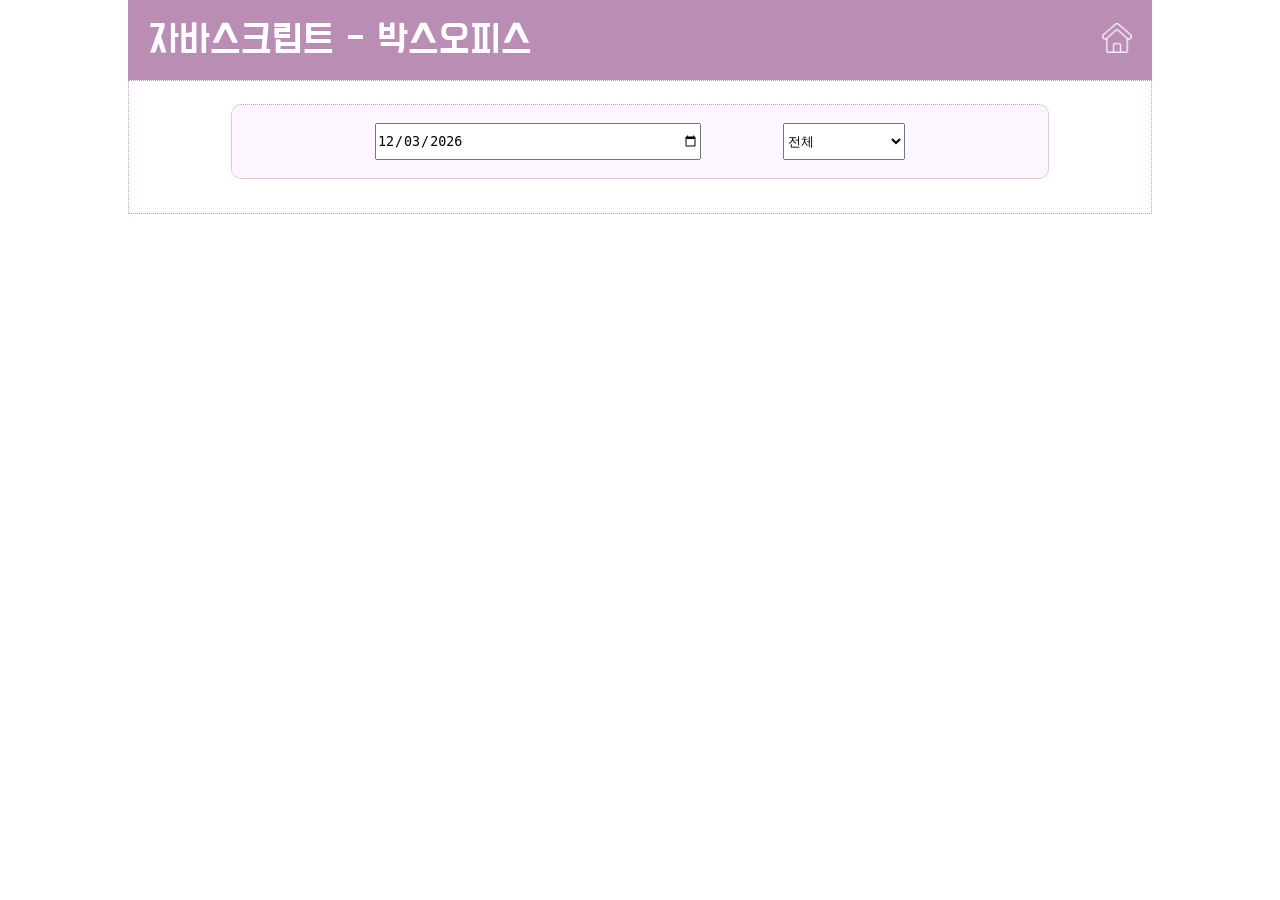
<file: 12/12_select.html>
<!DOCTYPE html>
<html lang="ko">

<head>
    <meta charset="UTF-8">
    <meta name="viewport" content="width=device-width, initial-scale=1.0">
    <title> 자바스크립트 박스오피스 </title>
    <link rel="stylesheet" type="text/css" href="../js.css">
    <link rel="stylesheet" type="text/css" href="./12.css">
    <link rel="preconnect" href="https://fonts.googleapis.com">
    <link rel="preconnect" href="https://fonts.gstatic.com" crossorigin>
    <link
        href="https://fonts.googleapis.com/css2?family=Do+Hyeon&family=Gowun+Dodum&family=Hahmlet:wght@100..900&family=Noto+Sans+KR:wght@100..900&display=swap"
        rel="stylesheet">

    <!-- 외부 스크립트 작성 방법 -->
    <script src="./12.js"> </script>
</head>

<body>
    <header>
        <h1> 자바스크립트 - 박스오피스 </h1>
        <a href="../index.html"><img src="../img/home.png" id="home"></a>
    </header>

    <form>
        <main id="boxofficeMain">
            <section class="sec">
                <div class="divDt">
                    <input type="date" id="dt" name="dt" />

                    <select id="sel1" name="sel1">
                        <option value="default" selected>전체</option>
                        <option value="K">한국영화</option>
                        <option value="F">외국영화</option>
                    </select>

                </div>
                
                
            </section>

            <section class="sec">
                <ul>
                    <!-- <li class="mvli">
                        <span class="rank"> 1 </span>
                        <span class="movieNM">미션임파서블:고스트프로토콜</span>
                        <sapn class="openDt">2020-01-01</span>
                        <span class="rankInten"> -1 </span>
                    </li> -->
                    
                </ul>
            </section>
        </main>

        <footer id="mvfooter">
            <div id="mvinfo">

            </div>
        </footer>
    </form>
</body>

</html>
</file>
<file: index.css>
*{
    padding: 0px;
    margin: 0px;
    box-sizing: border-box;     /* padding 및 margin 설정이 width, height 내에서 설정되도록 */
}

head, body{
    background-color:rgb(250, 241, 242);
}

h1 {
    text-align: center;
    color: rgb(125,89,89);
    font-family: "Do Hyeon", sans-serif;
    font-weight: 400;
    font-style: normal;
    font-size: 350%;
}


ul{
    list-style: none;
    display: flex;
    flex-direction: column;
    align-items: center;
}

h1{
    margin-top: 5%;
}

a {
    text-decoration: none;
    color: rgb(125, 89, 89);
}
main {
    margin: 5% 20% 5% 20%;
    padding: 5%;
    background-color:rgb(255, 255, 255);
    text-align: center; 

}

li{
    margin: 2%;
    padding: 3%;
    width: 95%;
    background-color:rgb(241, 209, 210);
    border-radius: 10px;
    font-family: "Hahmlet", serif;
    font-optical-sizing: auto;
    font-weight : 500;
    font-style: normal;
    font-size: 150%;
} 

li:hover {
    background-color: rgb(193, 163, 163);
}
</file>
<file: 02/02.css>
*{
    padding: 0px;
    margin: 0px;
    box-sizing: border-box;     /* padding 및 margin 설정이 width, height 내에서 설정되도록 */
}

header, main, footer{
    width: 80%;
    margin-left: 10%;
}

header,main {
    background-color: aliceblue;

}

main{
    padding-bottom: 1%;
}


/* 
부등호 header>ul 은 바로 아래 자식만 서칭
공백 header ul 은 하위 모든 자식 서칭  
*/

header, header ul {
    display: flex;              /* 여러 요소들을 수직, 수평 선택적으로 배치하기 위함 */
    flex-direction: row;        /*수평배치*/
    justify-content: space-between;     /*요소 사이들의 공간을 균일하게 분배 */
    align-items: center;        /* 수직 기준 위치 설정 */
}

header{
    height: 80px;
    
}

h1{
    font-family: "Do Hyeon", sans-serif;
    font-weight: 400;
    font-style: normal;
    font-size: 250%;
}

#artP{
    padding: 4%;
    line-height: 170%;
    font-family: "Hahmlet", serif;
    font-optical-sizing: auto;
    font-weight: 200;
    font-style: normal;
    font-size: 130%;
}
article p {
    padding: 30% 0%;
}

/* header ul{
    display: flex;
    flex-direction: row;   
    justify-content: space-between; 
} */

ul {
    list-style: none;   /* list 앞의 점 없애기 */

}

.munuLi {
    margin-right: 10px;
    margin-Left : 10px;
    padding: 10px;
    background-color: rgb(88, 137, 185);
    border-radius: 15px;
}

.munuLi:hover {
    background-color: rgb(150, 205, 224);
}

a {
    text-decoration: none;
    color: white;
}

article {
    padding: 60px;
}

h1, article>p {
    justify-content: center;
    align-items: center;
    text-align: center;
    padding: 20px;
}

span{
    color: crimson;
    font-family: "Hahmlet", serif;
    font-weight: 500;
}

section{
    margin: 20px 40px 40px 40px;
    padding : 20px 40px 20px 40px;    /* 2개입력시 위/아래  왼/오 */
    background-color: white;
    border-radius: 15px;
}

h2 {
    padding-bottom: 10px;
    font-family: "Do Hyeon", sans-serif;
    font-weight: 400;
    font-style: normal;
    font-size: 180%;
}
.secDiv {
    display: flex;
    flex-direction: row;
    align-items: center;
    padding-left: 3%;
    padding-right: 3%;
}

.secDiv > div {
    width: 20%;
    
}

.secDiv img{
    width: 90%;
    border-radius: 30%;
}
.secDiv > p {
    width: 80%;
    font-size: 80%;
    
    color: dimgray;
    padding-bottom: 5%;
    
}


footer{
    background-color: black;
    color: whitesmoke ;
    font-size: 75%;
    text-align: center;
    padding: 1% 0%;
}

@media screen and (max-width : 1024px) {
    header, main, footer{
        width: 100%;
        margin-left: 0px;
    }
}

@media screen and (max-width : 768px) {
    header, header ul {
        display: flex;              /* 여러 요소들을 수직, 수평 선택적으로 배치하기 위함 */
        flex-direction: column;        /*수평배치*/
        justify-content: space-between;     /*요소 사이들의 공간을 균일하게 분배 */
        align-items: center;        /* 수직 기준 위치 설정 */
        width: 100%;
    }
    

    header{
        height: auto;
        padding: 20px;
        

    }

    header li{
        width: 90%;
        margin-bottom: 5px;
        text-align: center;
    }

}
</file>
<file: js.css>
*{
    padding: 0px;
    margin: 0px;
    box-sizing: border-box;
}

header, main {
    width: 80%;
    margin-left: 10%;
    
    display: flex;
}

header{
    height: 80px;
    background-color: #b98db4;
    color: white;

    justify-content: space-between;
    align-items: center;
    padding: 20px;
}

h1{
    font-family: "Do Hyeon", sans-serif;
    font-weight: 400;
    font-style: normal;
    font-size: 250%;
}

header img {
    filter: invert(100%);
    width: 30px;
    height: 30px;
}

main {
    flex-direction: column;
    justify-content: center;
    align-items: center;

    height: 600px;
    border: 1px dotted #cb99c5;
}

section{
    margin: 10px;
}


button{
    background-color: white;
    color: black;
    border: 3px solid #cb99c5;
    text-align: center;
    padding: 10px 20px 14px 20px;
    border-radius: 8px;
    transition-duration: 0.4s;
    
    font-family: "Hahmlet", serif;
    font-weight : 500;
    font-style: normal;
    font-size: 100%;

}

button:hover{
    border: 3px solid #cb99c5;
    background-color: #cb99c5;;
    color : white;
}
</file>
<file: 04/04.css>
h2 > span {
    color:crimson;
    font-weight: bold;
}
</file>
<file: 06/06.css>
#imgDiv{
    display: flex;
    flex-direction: row;

    justify-content: center;
    align-items: center;
}



#imgDiv > div {
    margin: 10px;
}


h2{
    margin: 10px;
    display: flex;
    justify-content: center;
    align-items: center;
}


#msg {
    width: 80%;
    height: 65px;
    background-color: #ffebfd;
    /* border: 1px dotted #cb99c5; */
    padding: 10px;
    text-align: center;

    display: flex;
    justify-content: center;
    align-items: center;
    
    margin-top: 30px;
    font-weight:bold;
    color: #83617f;
}
</file>
<file: 07/07.css>
.sec,
.row {
    width: 100%;
}

.row {
    display: flex;
    flex-direction: row;

    justify-content: center;
    align-items: center;

    margin-bottom: 20px;
}

.col {
    width: 50%;
    height: 40px;
    display: flex;
    /* flex-direction: column; */
    justify-content: center;
    align-items: center;

    /* background-color:aqua; */
}

select, input {
    height: 50px;
    padding: 16px 20px;
    border: none;
    border-radius: 4px;
    background-color: #f1f1f1;
    
}

select{
    width: 80%;
    margin-bottom: 20px;

}

input{
    width: 73%;
    margin-right: 3%;
}

label{
    font-weight: bold;
}

#txt2 {
    background-color: #f3e8f7;
}
</file>
<file: 08/08.css>
.sec {
    height: 80%;
    width: 100%;
    display: flex;
    flex-direction: column;
    justify-content: center;
    align-items: center;
}

.inputDiv, .imgDiv {
    display: flex;
    justify-content: center;
    align-items: center;
}

.imgDiv {
    height: 80%;
    width: 100%;
}

.inputDiv{
    height: 20%;
    width: 100%;
}

.col{
    width: 55%;
    display: flex;
    justify-content: center;
    align-items: center;
}

#num {
    height: 100%;
    width: 70%;
    margin-right: 3%;
    padding: 16px 20px;
    border: solid darkblue 2px;
    border-radius: 4px;
    background-color: white;
}

#btn {
    height: 100%;
    width: 24%;
    padding: 16px 5px;
    border: solid white 2px;
    border-radius: 10px;
    background-color:darkblue;
    color: white;
    text-align: center;
}
</file>
<file: 09/09.css>
.sec{
    width:80%;
    display: flex;
    justify-content: center;
    align-items: center;
}

.sec > input {
    width: 30%;
    height: 50px;
    margin: 10px;
    padding-left: 1%;
}

#txt2 {
    background-color: antiquewhite;
}

.sec > button {
    width: 15%;
    margin: 2%;
}
</file>
<file: 10/10.css>
.sec {
    width: 100%;

    display: flex;
    flex-direction: row;
    justify-content: center;
    align-items: center;
    margin-bottom: 50px;
}

.div1{
    display: flex;
    flex-direction: column;
    justify-content: center;
    align-items: center;
}

.divplus{
    margin-bottom: 30px;
}

.divSpan{
    background-color:rgb(247, 247, 247);
    padding: 10px;
    border-radius: 10px;
    margin: 0px 10px 10px 10px;
}
span {
    width: 60px;
    height: 60px;
    border-radius: 50%;
    margin: 0px 5px;

    display: inline-flex;
    justify-content: center;
    align-items: center;

    font-size: x-large;
    font-weight: bold;

    color: white;
}

.divplus>span{
    color:#aaaaaa;
    font-size: xx-large;
}   


.sp0{
    background-color:#fbc400;
}

.sp1{
    background-color:#69c8f2;
}

.sp2{
    background-color:#ff7272;
}

.sp3{
    background-color:#aaaaaa;
}

.sp4{
    background-color:#b0d840;
}
</file>
<file: 11/11.css>
.sec{
    width: 100%;

    display: flex;
    justify-content: center;
    align-items: center;
}

input{
    width: 60%;
    height: 50px;
}

.sec > button {
    width: 10%;
    margin: 0.5% 1% 0% 1%;
}

#secBt4_2, #secBt4_1 {
    width: 20%;
}
</file>
<file: 12/12.css>
#boxofficeMain, #mvfooter{
    display: flex;

    flex-direction: column;
    justify-content: start;
    align-items: center;
    padding-top: 1%;
    
}

#boxofficeMain{ 
    height: fit-content;
}

#mvfooter{
    width: 100%;
}

#mvinfo{
    width: 80%;
    height: 100%;
    /* border: 1px dotted #cb99c5;  정보뜰때등장*/
}

.sec, ul{
    display: flex;

    flex-direction: column;
    justify-content: center;
    align-items: center;
}

.sec {
    width: 100%;
    /* height: 13%; */
}

.divDt{
    margin-top: 0%;
    width: 80%;
    height: 75px;
    background-color: rgb(253, 245, 255);
    border-radius: 10px ;
    border: 1px dotted #cb99c5;

    display: flex;

    flex-direction: row;
    justify-content: center;
    align-items: center;
}

input[type=date], fieldset{
    width: 40%;
    height: 50%;
}

fieldset{
    border: none;
    display: flex;

    flex-direction: row;
    justify-content: center;
    align-items: center;
    margin-left: 5%;
}

label{
    margin-left: 1%;
    margin-right: 5%;
}

ul > a{
    text-decoration: none;
    display: flex;
    width: 100%;
    color: black;
}

select{
    width: 15%;
    height: 50%;
    margin-left: 10%;
}

ul{
    width: 50%;
    /* border: 1px dotted rgb(177, 177, 177); */
    padding: 2px;
}

.mvli{
    list-style-type: none;
    height:15px;
    width: 100%;
    margin: 0px 2px;
    padding: 22px;

    display: flex;

    flex-direction: row;
    justify-content: start;
    align-items: center;
}

.mvli:hover{
    background-color: aliceblue;
    border-bottom: 1px solid rgb(158, 197, 231);
}

.moreinfo{
    margin: 10px 0px 10px 0px;
    font-size: small;
    color: rgb(121, 121, 121);
}
.rank{
    margin-right: 5%;

    width: 30px;
    height: 30px;

    display: inline-flex;
    justify-content: center;
    align-items: center;
    background-color: rgb(0, 0, 119);
    border-radius: 20%;
    font-size: small;
    color: white;
    padding-bottom: 2px;
}

.movieNM {
    width: 50%;
}
  
.openDt {
    width: 30%;
}
  
.rankInten {
    width: 10%;
    display: flex;
    justify-content: center;
    align-items: center;
}

.spRed {
    color: red;
}
  
  .spBlue {
    color: blue;
}

#mvinfo2{
    padding: 2%;
}

#infoMain{
    font-weight: bold;
    background-color: #dfddfd;
    padding: 0.5%;
    margin-bottom: 0.5%;
    color: black;
}

.infoTitle{
    color: darkgrey;
    font-weight: bold;
}




/* 반응형 웹 연습 */
@media (min-width:360px) and (max-width:720px){
    header, main {
        width: 90%;
        margin-left: 5%;
        display: flex;
    }
    #mvinfo{
        width: 90%;
        font-size: 0.8rem;
    }

    header{
        height: fit-content;
        justify-content: space-between;
        align-items: center;
        padding: 3%;
    }

    h1{
        font-family: "Do Hyeon", sans-serif;
        font-weight: 400;
        font-style: normal;
        font-size: 140%;
    }

    header img {
        filter: invert(100%);
        width: 100%;
        height: 100%;
    }

    header a{
        width: 8%;
        aspect-ratio: 1 / 1;
    }

    label,li{
        font-size: 0.8rem;
    }

    ul {
        width: 90%;
    }

    .divDt{
        width: 90%;
        flex-direction: column;
        justify-content: center;
        align-items: center; 
    }

    input[type=date]{
        width: 90%;
        height: 40%;
    }

    fieldset{
        width: 100%;
        height: 40%;
        margin-top: 0.5%;
        
    }

    .mvli{
        padding-left: 2%;
        padding-right: 1%;
    }

    .moreinfo{
        margin: 0.5rem 0 0 0;
        font-size: 0.7rem;
    }
}
</file>
<file: 12/12_radio.css>
#boxofficeMain{
    display: flex;
    height: 600px;

    flex-direction: column;
    justify-content: start;
    align-items: center;
    padding-top: 1%;
    
}

.sec, ul{
    display: flex;

    flex-direction: column;
    justify-content: center;
    align-items: center;
}

.sec {
    width: 100%;
    /* height: 13%; */
}

.divDt{
    margin-top: 0%;
    width: 80%;
    height: 75px;
    background-color: rgb(253, 245, 255);
    border-radius: 10px ;
    border: 1px dotted #cb99c5;

    display: flex;

    flex-direction: row;
    justify-content: center;
    align-items: center;
}

input[type=date], fieldset{
    width: 40%;
    height: 50%;
}

fieldset{
    border: none;
    display: flex;

    flex-direction: row;
    justify-content: center;
    align-items: center;
    margin-left: 5%;
}

label{
    margin-left: 1%;
    margin-right: 5%;
}

ul > a{
    text-decoration: none;
    display: flex;
    width: 100%;
}

select{
    width: 15%;
    height: 50%;
    margin-left: 10%;
}

ul{
    width: 50%;
    /* border: 1px dotted rgb(177, 177, 177); */
    padding: 2px;
}

.mvli{
    list-style-type: none;
    height:15px;
    width: 100%;
    margin: 0px 2px;
    padding: 22px;

    display: flex;

    flex-direction: row;
    justify-content: start;
    align-items: center;
}

.mvli:hover{
    background-color: aliceblue;
    border-bottom: 1px solid rgb(158, 197, 231);
}

.rank{
    margin-right: 5%;

    width: 30px;
    height: 30px;

    display: inline-flex;
    justify-content: center;
    align-items: center;
    background-color: rgb(0, 0, 119);
    border-radius: 20%;
    font-size: small;
    color: white;
    padding-bottom: 2px;
}

.movieNM {
    width: 50%;
}
  
.openDt {
    width: 30%;
}
  
.rankInten {
    width: 10%;
    display: flex;
    justify-content: center;
    align-items: center;
}

.spRed {
    color: red;
}
  
  .spBlue {
    color: blue;
}
</file>
